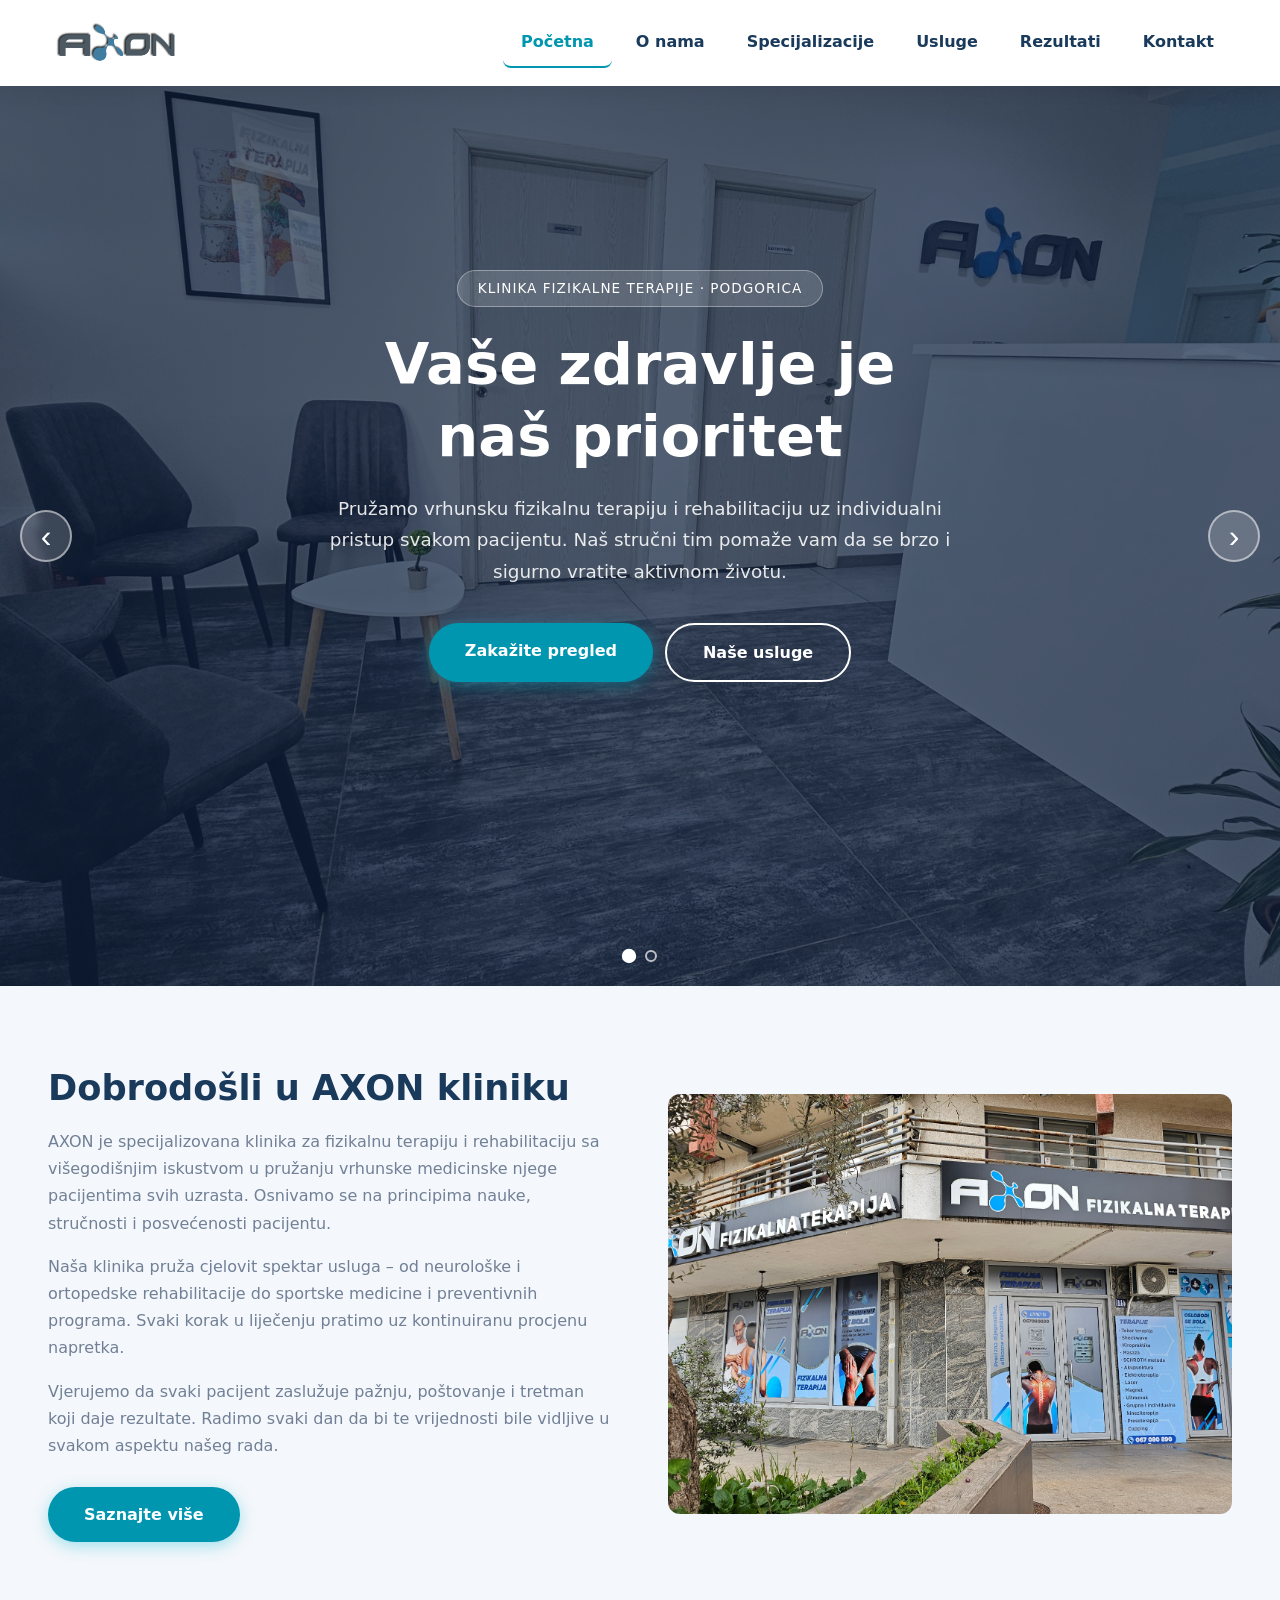
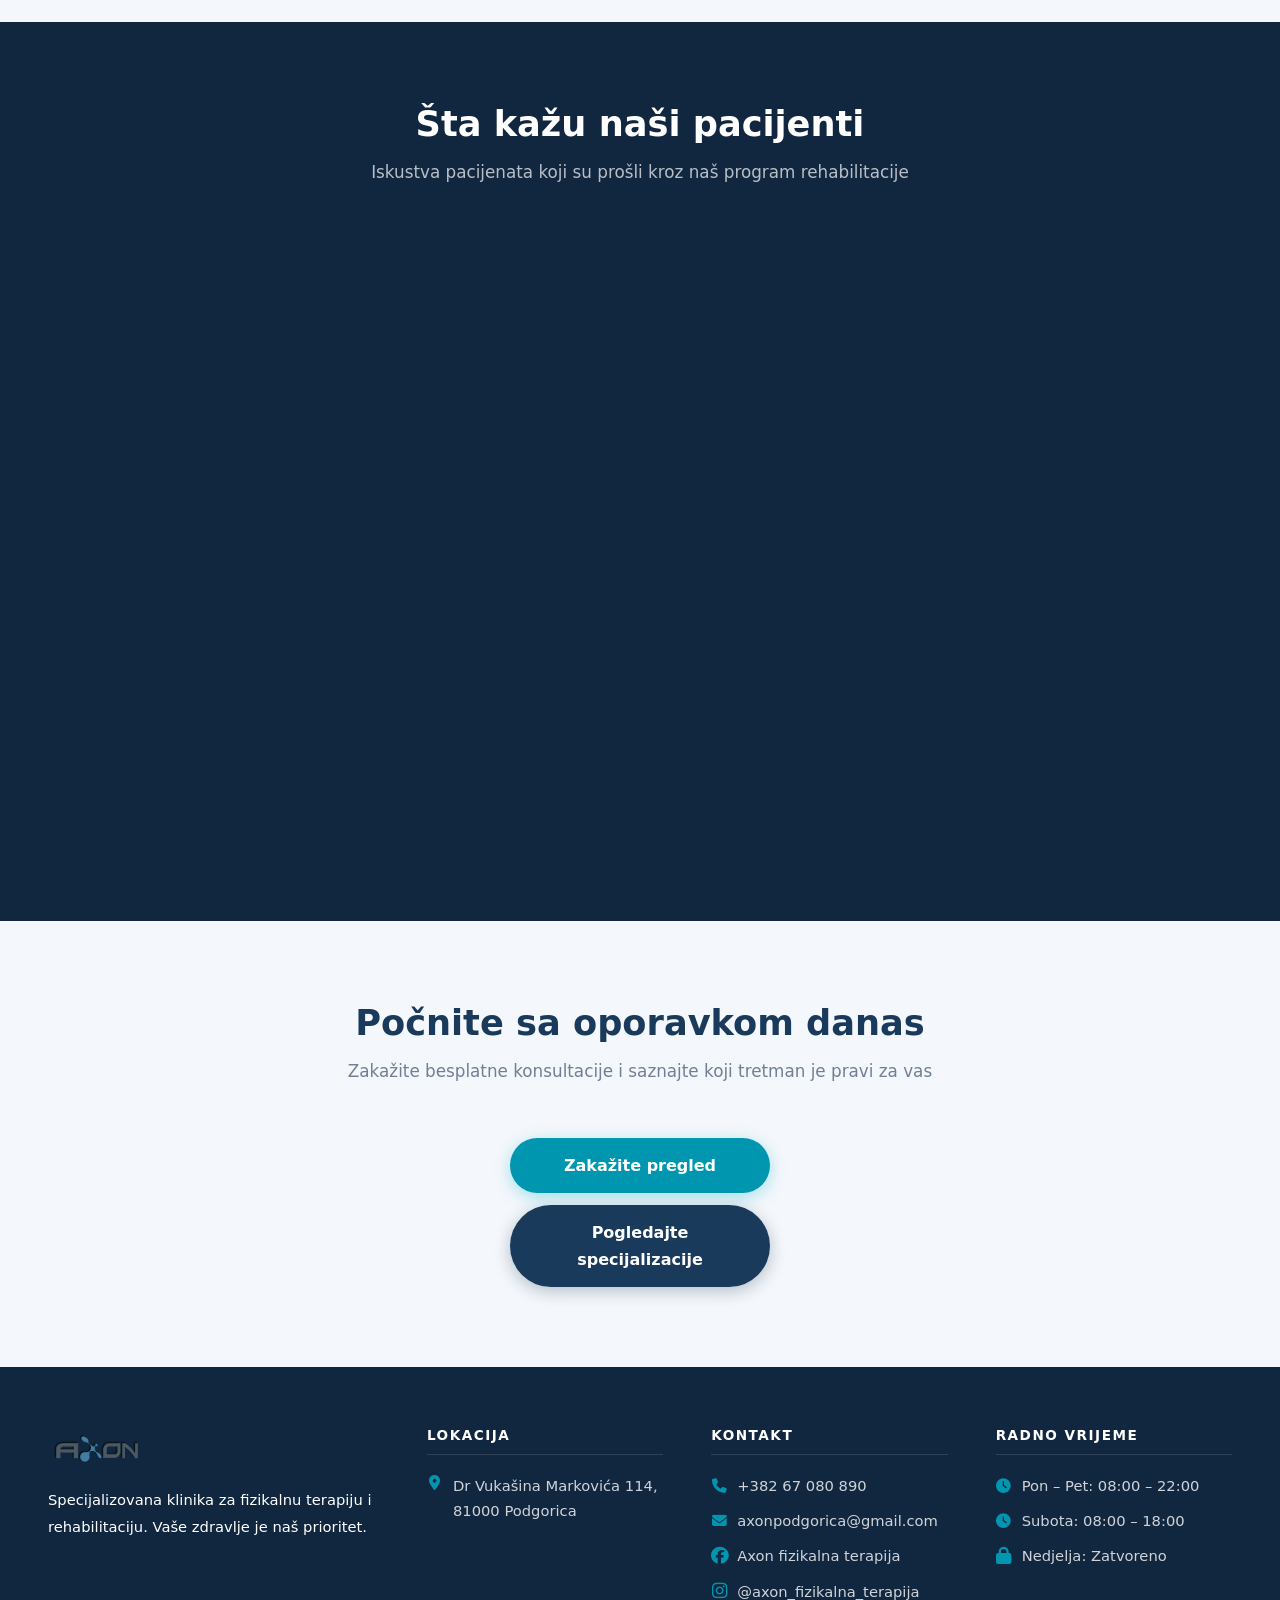
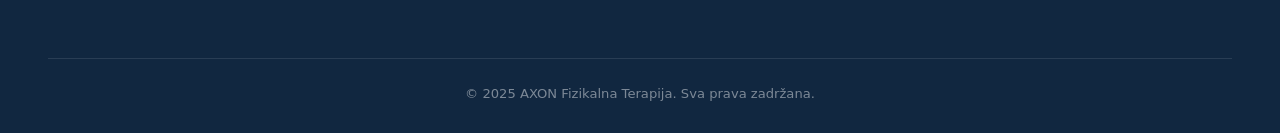
<file: index.html>
<!doctype html>
<html lang="sr">
  <head>
    <meta charset="UTF-8" />
    <meta name="google-site-verification" content="cc78Ag0OnrMjpnKpm6EH5LL9Do-thHKWCpQaaTamD74" />
    <meta name="viewport" content="width=device-width, initial-scale=1.0" />
    <title>AXON Fizikalna Terapija i Rehabilitacija Podgorica</title>
    <meta
      name="description"
      content="AXON – specijalizovana klinika za fizikalnu terapiju i rehabilitaciju u Podgorici. Stručni tim, moderna oprema, individualni pristup."
    />
    <meta property="og:type" content="website" />
    <meta property="og:url" content="https://fizioaxon.com/index.html" />
    <meta
      property="og:title"
      content="AXON Fizikalna Terapija i Rehabilitacija Podgorica"
    />
    <meta
      property="og:description"
      content="AXON – specijalizovana klinika za fizikalnu terapiju i rehabilitaciju u Podgorici. Stručni tim, moderna oprema, individualni pristup."
    />
    <meta
      property="og:image"
      content="https://fizioaxon.com/images/axon-logo.png"
    />
    <meta name="twitter:card" content="summary_large_image" />
    <link rel="canonical" href="https://fizioaxon.com/index.html" />
    <link rel="icon" href="images/axon-logo.png" type="image/png" />
    <link rel="stylesheet" href="styles.css" />
    <link
      rel="stylesheet"
      href="https://cdnjs.cloudflare.com/ajax/libs/font-awesome/6.5.0/css/all.min.css"
    />
  </head>
  <body>
    <!-- ═══ HEADER ═══════════════════════════════════════════ -->
    <header class="site-header">
      <div class="container header-inner">
        <a href="index.html" class="logo" aria-label="AXON – početna">
          <img
            src="images/axon-logo.png"
            alt="AXON Fizikalna Terapija"
            class="logo-img"
          />
        </a>

        <button
          class="hamburger"
          id="hamburger"
          aria-label="Otvori meni"
          aria-expanded="false"
          aria-controls="main-nav"
        >
          <span></span><span></span><span></span>
        </button>

        <nav class="nav" id="main-nav" aria-label="Glavna navigacija">
          <a href="index.html" class="nav__link active">Početna</a>
          <a href="o-nama.html" class="nav__link">O nama</a>
          <a href="specijalizacije.html" class="nav__link">Specijalizacije</a>
          <a href="usluge.html" class="nav__link">Usluge</a>
          <a href="rezultati.html" class="nav__link">Rezultati</a>
          <a href="kontakt.html" class="nav__link">Kontakt</a>
        </nav>
      </div>
    </header>
    <!-- ═══════════════════════════════════════════════════════ -->

    <main>
      <!-- HERO SLIDER -->
      <section class="hero-slider" id="heroSlider">
        <div class="hero-slides">
          <!--<div
            class="hero-slide active"
            style="background-image: url(&quot;images/Prva.jpg&quot;)"
          ></div> -->
          <div
            class="hero-slide active"
            style="background-image: url(&quot;images/Druga.jpg&quot;)"
          ></div>
          <div
            class="hero-slide"
            style="background-image: url(&quot;images/Sala-1.jpg&quot;)"
          ></div>
        </div>
        <div class="hero-overlay"></div>

        <div class="hero-content">
          <div class="home-hero__badge">
            Klinika fizikalne terapije · Podgorica
          </div>
          <h1>Vaše zdravlje je<br />naš prioritet</h1>
          <p>
            Pružamo vrhunsku fizikalnu terapiju i rehabilitaciju uz individualni
            pristup svakom pacijentu. Naš stručni tim pomaže vam da se brzo i
            sigurno vratite aktivnom životu.
          </p>
          <div class="hero-btns">
            <a href="kontakt.html" class="btn btn--primary">Zakažite pregled</a>
            <a href="usluge.html" class="btn btn--outline">Naše usluge</a>
          </div>
        </div>

        <button
          class="slider-arrow slider-arrow--prev"
          aria-label="Prethodna slika"
        >
          &#8249;
        </button>
        <button
          class="slider-arrow slider-arrow--next"
          aria-label="Sljedeća slika"
        >
          &#8250;
        </button>

        <div class="slider-dots">
          <button class="slider-dot active" aria-label="Slajd 1"></button>
          <button class="slider-dot" aria-label="Slajd 2"></button>
        </div>
      </section>

      <!-- INTRO -->
      <section class="section intro-section">
        <div class="container">
          <div class="intro-grid">
            <div class="intro-text">
              <h2>Dobrodošli u AXON kliniku</h2>
              <p>
                AXON je specijalizovana klinika za fizikalnu terapiju i
                rehabilitaciju sa višegodišnjim iskustvom u pružanju vrhunske
                medicinske njege pacijentima svih uzrasta. Osnivamo se na
                principima nauke, stručnosti i posvećenosti pacijentu.
              </p>
              <p>
                Naša klinika pruža cjelovit spektar usluga – od neurološke i
                ortopedske rehabilitacije do sportske medicine i preventivnih
                programa. Svaki korak u liječenju pratimo uz kontinuiranu
                procjenu napretka.
              </p>
              <p>
                Vjerujemo da svaki pacijent zaslužuje pažnju, poštovanje i
                tretman koji daje rezultate. Radimo svaki dan da bi te
                vrijednosti bile vidljive u svakom aspektu našeg rada.
              </p>
              <a
                href="o-nama.html"
                class="btn btn--primary"
                style="margin-top: 12px"
                >Saznajte više</a
              >
            </div>
            <div
              class="intro-visual"
              style="background-image: url(&quot;images/Prva.jpg&quot;)"
            ></div>
          </div>
        </div>
      </section>

      <!-- TESTIMONIALS -->
      <section class="testimonials-section">
        <div class="container">
          <h2 class="section-title" style="color: #fff">
            Šta kažu naši pacijenti
          </h2>
          <p class="section-subtitle" style="color: rgba(255, 255, 255, 0.7)">
            Iskustva pacijenata koji su prošli kroz naš program rehabilitacije
          </p>
          <div class="grid-3" style="margin-top: 40px">
            <div class="testimonial-card">
              <div class="testimonial-stars">★★★★★</div>
              <p class="testimonial-text">
                "Topla preporuka za ovu kliniku! Radio sam terapije za rame,
                donja leđa i skočni zglob i već nakon prvih tretmana osetio sam
                značajno poboljšanje. Stručno i ljubazno osoblje, sjajna
                atmosfera i individualan pristup svakom pacijentu. Hvala na
                posvećenosti momci !!!"
              </p>
              <div class="testimonial-author">
                <div class="testimonial-avatar" style="background: #0096b0">
                  RM
                </div>
                <div>
                  <strong>Redzo Mulić</strong>
                  <span>Google recenzija</span>
                </div>
              </div>
            </div>

            <div class="testimonial-card">
              <div class="testimonial-stars">★★★★★</div>
              <p class="testimonial-text">
                "Od srca preporučujem Axon fizikalnu terapiju! Imao sam izuzetno
                pozitivno iskustvo – od samog prijema, preko terapija, pa sve do
                individualno prilagođenih vježbi. Stručan i ljubazan tim uliva
                povjerenje i zaista se osjećas njihovu posvećenost svakom
                pacijentu(korisniku). Već nakon nekoliko dolazaka osjetio sam
                konkretno poboljšanje, a atmosfera u centru dodatno motiviše da
                nastavite sa prilagođenim treninzima. Ako tražite mjesto gdje su
                znanje, iskustvo i ljudskost spojeni na jednom mjestu – Axon je
                pravi izbor!"
              </p>
              <div class="testimonial-author">
                <div class="testimonial-avatar" style="background: #112740">
                  NZ
                </div>
                <div>
                  <strong>Nemanja Zindovic</strong>
                  <span>Google recenzija</span>
                </div>
              </div>
            </div>

            <div class="testimonial-card">
              <div class="testimonial-stars">★★★★★</div>
              <p class="testimonial-text">
                "Imala sam 4operacije diskus hernije. Na četvrtoj su mi ugrađeni
                implanti. Operisana sam tačno tri mjeseca od poslednje
                operacije, predložili su mi da počnem sa fizikalnim terapijama.
                Došla sam na pregled i receneno mi je da će oporavak biti malo
                duži period. Počela sam na fizikalnoj terapiji AXON. Danas mi je
                11 terapija mogu samo da kažem da su fizioterapeuti koji rade da
                su vrhunski i da su posvećeni pacijentima i da se ja nakon 11
                terapije već osjećam odlično. Predlažem svima koji imaju problem
                sličan meni da dodju i da se uvjere. Srdačan pozdrav 💕🙏"
              </p>
              <div class="testimonial-author">
                <div class="testimonial-avatar" style="background: #e05a7a">
                  E
                </div>
                <div>
                  <strong>Enesa</strong>
                  <span>Google recenzija</span>
                </div>
              </div>
            </div>
          </div>
        </div>
      </section>

      <!-- CTA BAND -->
      <section class="section section--light" style="text-align: center">
        <div class="container">
          <h2 class="section-title">Počnite sa oporavkom danas</h2>
          <p class="section-subtitle">
            Zakažite besplatne konsultacije i saznajte koji tretman je pravi za
            vas
          </p>
          <div
            style="
              display: flex;
              flex-direction: column;
              gap: 12px;
              align-items: center;
            "
          >
            <a
              href="kontakt.html"
              class="btn btn--primary"
              style="width: 260px; text-align: center"
              >Zakažite pregled</a
            >
            <a
              href="specijalizacije.html"
              class="btn btn--dark"
              style="width: 260px; text-align: center"
              >Pogledajte specijalizacije</a
            >
          </div>
        </div>
      </section>
    </main>

    <!-- ═══ FOOTER ════════════════════════════════════════════ -->
    <footer class="site-footer">
      <div class="container">
        <div class="footer-grid">
          <div class="footer-col">
            <div class="footer-logo">
              <img
                src="images/axon-logo.png"
                alt="AXON Fizikalna Terapija"
                class="logo-img footer-logo-img"
              />
            </div>
            <p>
              Specijalizovana klinika za fizikalnu terapiju i rehabilitaciju.
              Vaše zdravlje je naš prioritet.
            </p>
          </div>

          <div class="footer-col">
            <h4>Lokacija</h4>
            <ul>
              <li>
                <i class="fa-solid fa-location-dot" style="margin-top: 3px"></i>
                <a
                  href="https://maps.app.goo.gl/FDbFqpSLjZvNkm3p7"
                  target="_blank"
                  rel="noopener"
                  style="color: inherit"
                  >Dr Vukašina Markovića 114, 81000 Podgorica</a
                >
              </li>
            </ul>
          </div>

          <div class="footer-col">
            <h4>Kontakt</h4>
            <ul>
              <li>
                <i class="fa-solid fa-phone"></i>
                <a href="tel:+38267080890" style="color: inherit"
                  >+382 67 080 890</a
                >
              </li>
              <li>
                <i class="fa-solid fa-envelope"></i>
                <a href="mailto:axonpodgorica@gmail.com" style="color: inherit"
                  >axonpodgorica@gmail.com</a
                >
              </li>
              <li>
                <i class="fa-brands fa-facebook"></i>
                <a
                  href="https://www.facebook.com"
                  target="_blank"
                  rel="noopener"
                  style="color: inherit"
                  >Axon fizikalna terapija</a
                >
              </li>
              <li>
                <i class="fa-brands fa-instagram"></i>
                <a
                  href="https://www.instagram.com/axon_fizikalna_terapija"
                  target="_blank"
                  rel="noopener"
                  style="color: inherit"
                  >@axon_fizikalna_terapija</a
                >
              </li>
            </ul>
          </div>

          <div class="footer-col">
            <h4>Radno Vrijeme</h4>
            <ul>
              <li>
                <i class="fa-solid fa-clock"></i> Pon – Pet: 08:00 – 22:00
              </li>
              <li><i class="fa-solid fa-clock"></i> Subota: 08:00 – 18:00</li>
              <li><i class="fa-solid fa-lock"></i> Nedjelja: Zatvoreno</li>
            </ul>
          </div>
        </div>
        <div class="footer-bottom">
          <span>&copy; 2025 AXON Fizikalna Terapija. Sva prava zadržana.</span>
        </div>
      </div>
    </footer>
    <!-- ═══════════════════════════════════════════════════════ -->

    <script src="script.js"></script>
  </body>
</html>
</file>
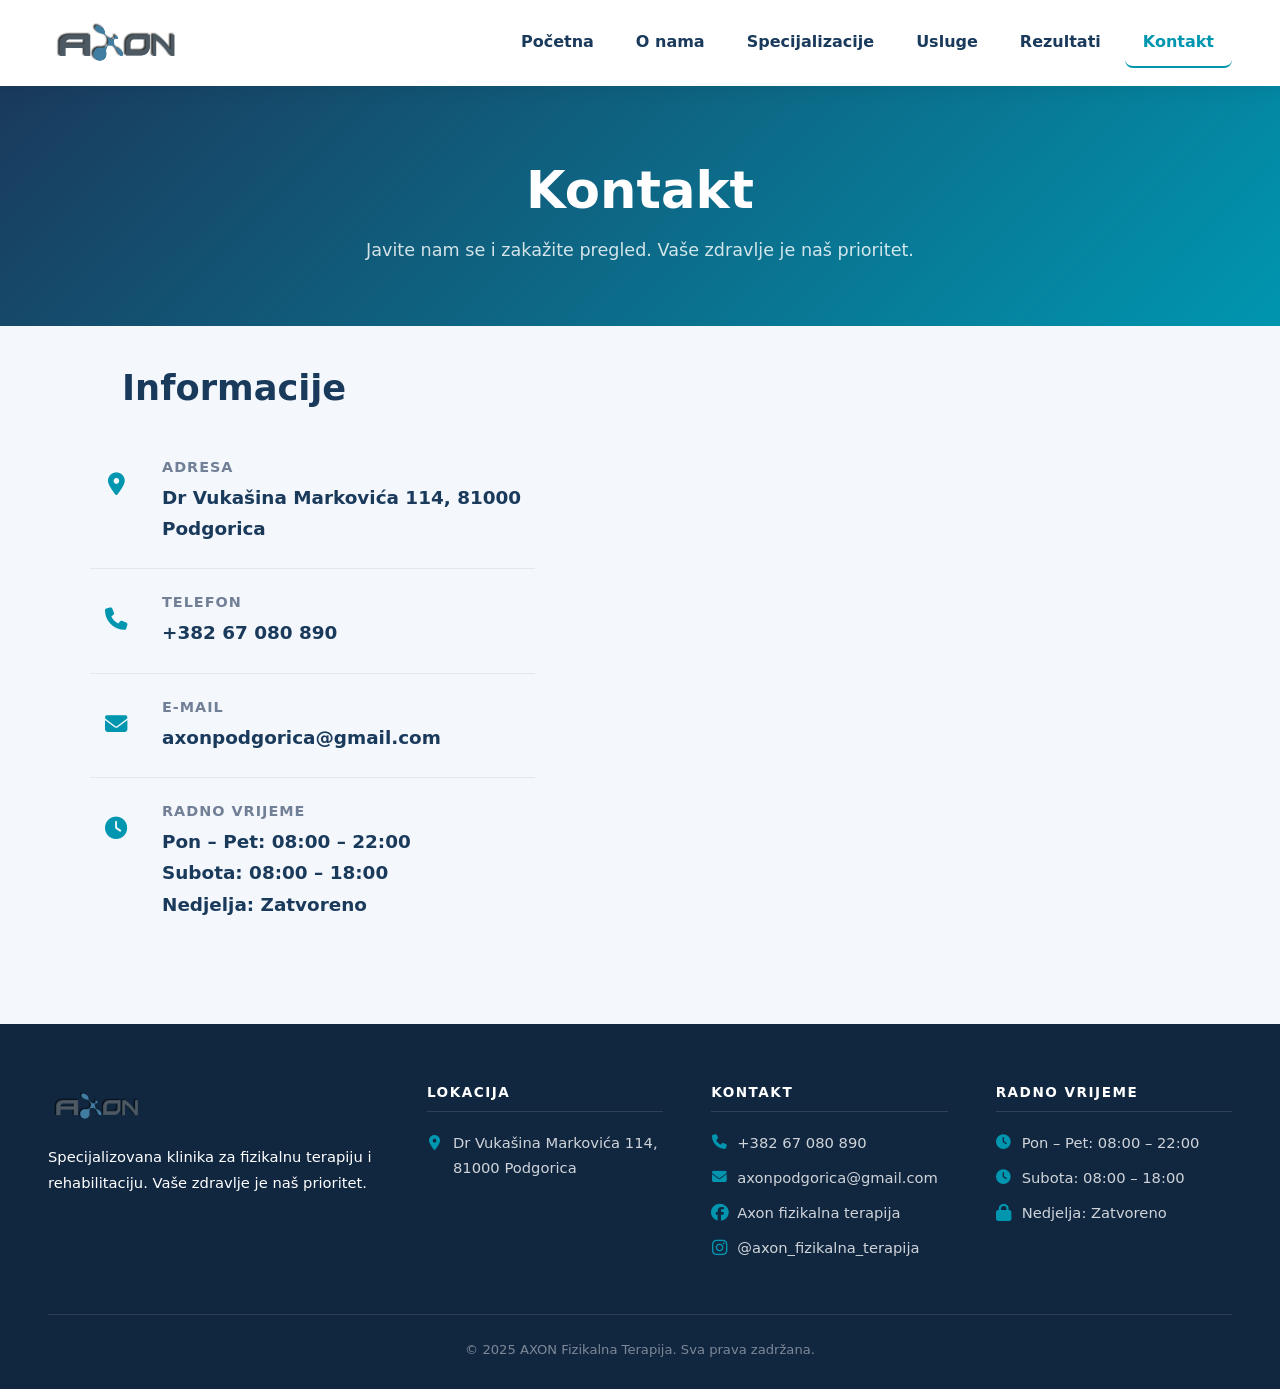
<file: kontakt.html>
<!doctype html>
<html lang="sr">
  <head>
    <meta charset="UTF-8" />
    <meta name="google-site-verification" content="cc78Ag0OnrMjpnKpm6EH5LL9Do-thHKWCpQaaTamD74" />
    <meta name="viewport" content="width=device-width, initial-scale=1.0" />
    <title>Kontakt – AXON Fizikalna Terapija Podgorica</title>
    <meta
      name="description"
      content="Kontaktirajte AXON kliniku za zakazivanje pregleda. Adresa: Dr Vukašina Markovića 114, 81000 Podgorica. Tel: +382 67 080 890."
    />
    <meta property="og:type" content="website" />
    <meta property="og:url" content="https://fizioaxon.com/kontakt.html" />
    <meta
      property="og:title"
      content="Kontakt – AXON Fizikalna Terapija Podgorica"
    />
    <meta
      property="og:description"
      content="Kontaktirajte AXON kliniku za zakazivanje pregleda. Adresa: Dr Vukašina Markovića 114, 81000 Podgorica. Tel: +382 67 080 890."
    />
    <meta
      property="og:image"
      content="https://fizioaxon.com/images/axon-logo.png"
    />
    <meta name="twitter:card" content="summary_large_image" />
    <link rel="canonical" href="https://fizioaxon.com/kontakt.html" />
    <link rel="icon" href="images/axon-logo.png" type="image/png" />
    <link rel="stylesheet" href="styles.css" />
    <link
      rel="stylesheet"
      href="https://cdnjs.cloudflare.com/ajax/libs/font-awesome/6.5.0/css/all.min.css"
    />
  </head>
  <body>
    <!-- ═══ HEADER ═══════════════════════════════════════════ -->
    <header class="site-header">
      <div class="container header-inner">
        <a href="index.html" class="logo" aria-label="AXON – početna">
          <img
            src="images/axon-logo.png"
            alt="AXON Fizikalna Terapija"
            class="logo-img"
          />
        </a>

        <button
          class="hamburger"
          id="hamburger"
          aria-label="Otvori meni"
          aria-expanded="false"
          aria-controls="main-nav"
        >
          <span></span><span></span><span></span>
        </button>

        <nav class="nav" id="main-nav" aria-label="Glavna navigacija">
          <a href="index.html" class="nav__link">Početna</a>
          <a href="o-nama.html" class="nav__link">O nama</a>
          <a href="specijalizacije.html" class="nav__link">Specijalizacije</a>
          <a href="usluge.html" class="nav__link">Usluge</a>
          <a href="rezultati.html" class="nav__link">Rezultati</a>
          <a href="kontakt.html" class="nav__link active">Kontakt</a>
        </nav>
      </div>
    </header>
    <!-- ═══════════════════════════════════════════════════════ -->

    <main>
      <!-- PAGE HERO -->
      <section class="page-hero">
        <h1>Kontakt</h1>
        <p>Javite nam se i zakažite pregled. Vaše zdravlje je naš prioritet.</p>
      </section>

      <!-- INFO + MAPA -->
      <section class="section section--light" style="padding-top: 40px">
        <div class="container">
          <h2
            style="
              margin-bottom: 24px;
              max-width: 1100px;
              margin-left: auto;
              margin-right: auto;
              padding-left: 32px;
            "
          >
            Informacije
          </h2>
          <div class="contact-main-grid">
            <!-- KONTAKT INFO -->
            <div class="contact-info-col">
              <div class="contact-info-row">
                <div class="contact-info-icon">
                  <i class="fa-solid fa-location-dot"></i>
                </div>
                <div>
                  <h4>Adresa</h4>
                  <p>
                    <a
                      href="https://maps.app.goo.gl/FDbFqpSLjZvNkm3p7"
                      target="_blank"
                      rel="noopener"
                      style="color: inherit"
                      >Dr Vukašina Markovića 114, 81000 Podgorica</a
                    >
                  </p>
                </div>
              </div>

              <div class="contact-info-row">
                <div class="contact-info-icon">
                  <i class="fa-solid fa-phone"></i>
                </div>
                <div>
                  <h4>Telefon</h4>
                  <p>
                    <a href="tel:+38267080890" style="color: inherit"
                      >+382 67 080 890</a
                    >
                  </p>
                </div>
              </div>

              <div class="contact-info-row">
                <div class="contact-info-icon">
                  <i class="fa-solid fa-envelope"></i>
                </div>
                <div>
                  <h4>E-mail</h4>
                  <p>
                    <a
                      href="mailto:axonpodgorica@gmail.com"
                      style="color: inherit"
                      >axonpodgorica@gmail.com</a
                    >
                  </p>
                </div>
              </div>

              <div class="contact-info-row">
                <div class="contact-info-icon">
                  <i class="fa-solid fa-clock"></i>
                </div>
                <div>
                  <h4>Radno Vrijeme</h4>
                  <p>
                    Pon – Pet: 08:00 – 22:00<br />Subota: 08:00 – 18:00<br />Nedjelja:
                    Zatvoreno
                  </p>
                </div>
              </div>
            </div>

            <!-- MAPA -->
            <div class="contact-map-col">
              <iframe
                src="https://www.google.com/maps/embed?pb=!1m18!1m12!1m3!1d2956.123!2d19.2386313!3d42.4355206!2m3!1f0!2f0!3f0!3m2!1i1024!2i768!4f13.1!3m3!1m2!1s0x134deb002afa6535%3A0x6fe3fc8aef4e4ab2!2sAxon%20fizikalna%20terapija!5e0!3m2!1sbs!2sba!4v1"
                width="100%"
                height="460"
                style="border: 0; border-radius: var(--radius)"
                allowfullscreen=""
                loading="lazy"
                referrerpolicy="no-referrer-when-downgrade"
                title="AXON lokacija na mapi"
              ></iframe>
            </div>
          </div>
        </div>
      </section>
    </main>

    <!-- ═══ FOOTER ════════════════════════════════════════════ -->
    <footer class="site-footer">
      <div class="container">
        <div class="footer-grid">
          <div class="footer-col">
            <div class="footer-logo">
              <img
                src="images/axon-logo.png"
                alt="AXON Fizikalna Terapija"
                class="logo-img footer-logo-img"
              />
            </div>
            <p>
              Specijalizovana klinika za fizikalnu terapiju i rehabilitaciju.
              Vaše zdravlje je naš prioritet.
            </p>
          </div>

          <div class="footer-col">
            <h4>Lokacija</h4>
            <ul>
              <li>
                <i class="fa-solid fa-location-dot"></i>
                <a
                  href="https://maps.app.goo.gl/FDbFqpSLjZvNkm3p7"
                  target="_blank"
                  rel="noopener"
                  style="color: inherit"
                >
                  Dr Vukašina Markovića 114, 81000 Podgorica
                </a>
              </li>
            </ul>
          </div>

          <div class="footer-col">
            <h4>Kontakt</h4>
            <ul>
              <li>
                <i class="fa-solid fa-phone"></i>
                <a href="tel:+38267080890" style="color: inherit"
                  >+382 67 080 890</a
                >
              </li>
              <li>
                <i class="fa-solid fa-envelope"></i>
                <a href="mailto:axonpodgorica@gmail.com" style="color: inherit"
                  >axonpodgorica@gmail.com</a
                >
              </li>
              <li>
                <i class="fa-brands fa-facebook"></i>
                <a
                  href="https://www.facebook.com"
                  target="_blank"
                  rel="noopener"
                  style="color: inherit"
                  >Axon fizikalna terapija</a
                >
              </li>
              <li>
                <i class="fa-brands fa-instagram"></i>
                <a
                  href="https://www.instagram.com/axon_fizikalna_terapija"
                  target="_blank"
                  rel="noopener"
                  style="color: inherit"
                  >@axon_fizikalna_terapija</a
                >
              </li>
            </ul>
          </div>

          <div class="footer-col">
            <h4>Radno Vrijeme</h4>
            <ul>
              <li>
                <i class="fa-solid fa-clock"></i> Pon – Pet: 08:00 – 22:00
              </li>
              <li><i class="fa-solid fa-clock"></i> Subota: 08:00 – 18:00</li>
              <li><i class="fa-solid fa-lock"></i> Nedjelja: Zatvoreno</li>
            </ul>
          </div>
        </div>
        <div class="footer-bottom">
          <span>&copy; 2025 AXON Fizikalna Terapija. Sva prava zadržana.</span>
        </div>
      </div>
    </footer>
    <!-- ═══════════════════════════════════════════════════════ -->

    <script src="script.js"></script>
  </body>
</html>
</file>
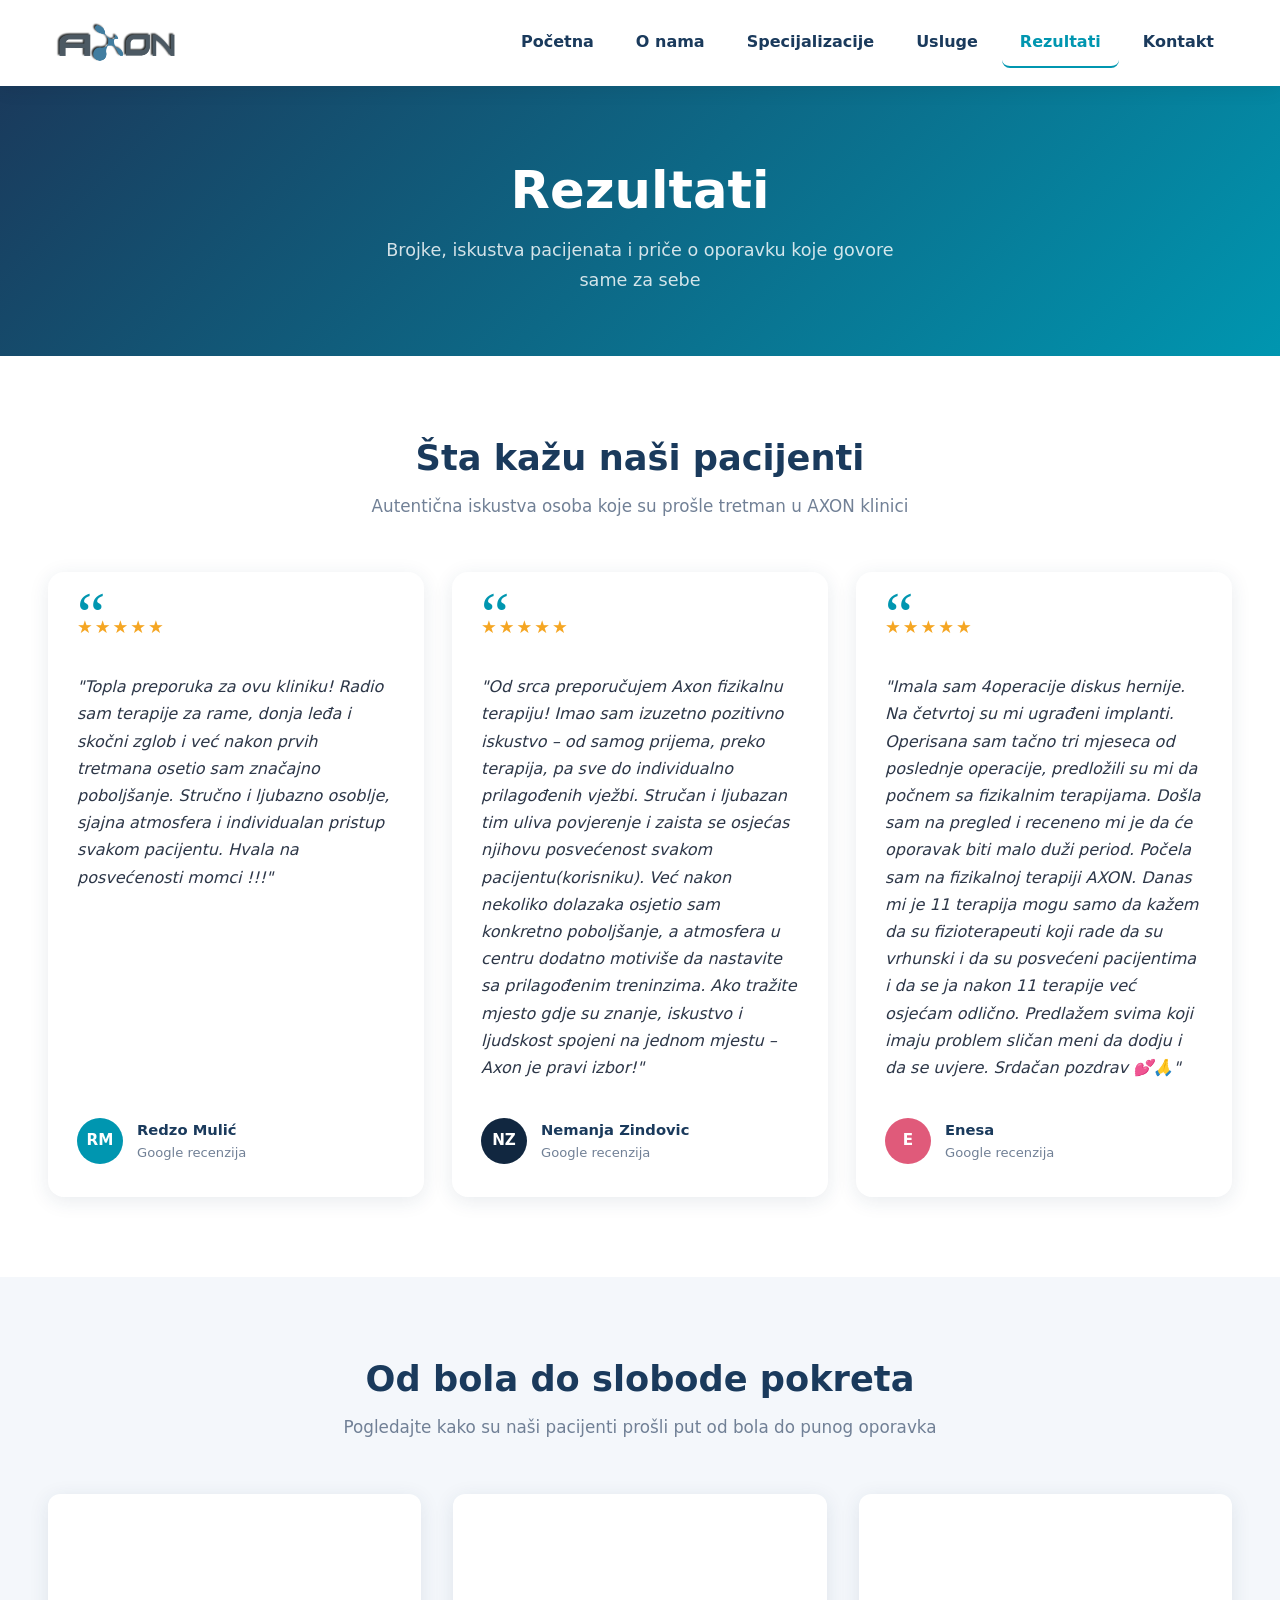
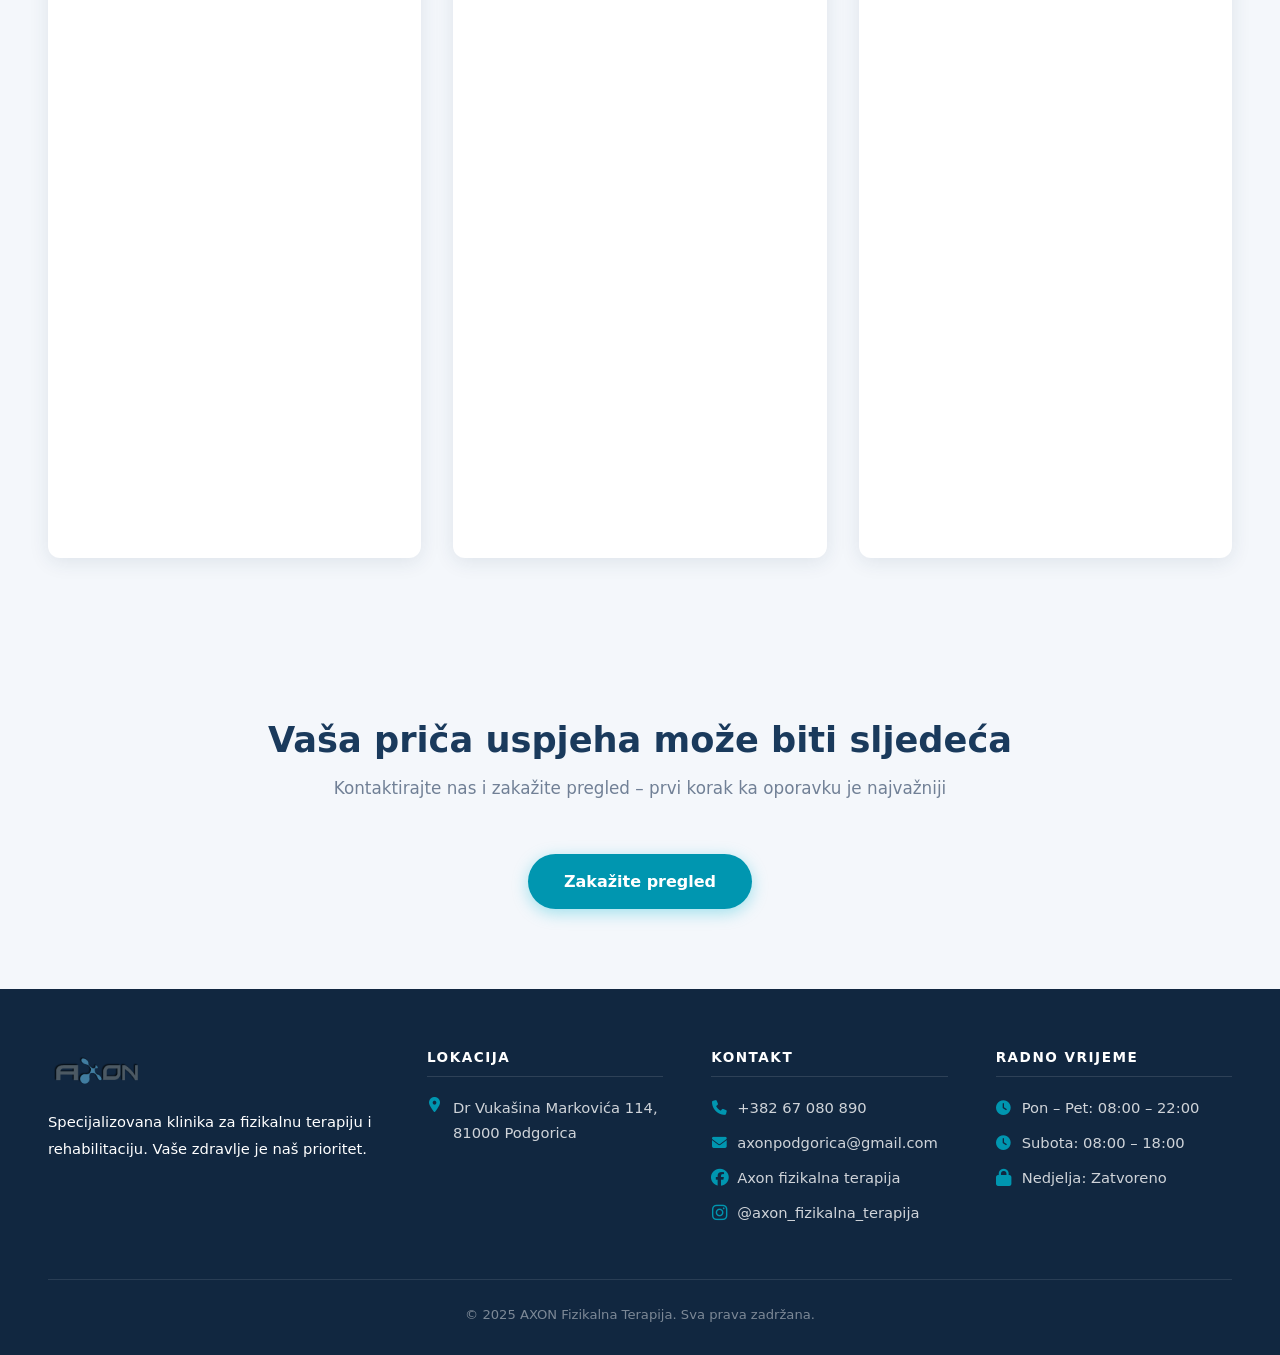
<file: rezultati.html>
<!doctype html>
<html lang="sr">
  <head>
    <meta charset="UTF-8" />
    <meta name="google-site-verification" content="cc78Ag0OnrMjpnKpm6EH5LL9Do-thHKWCpQaaTamD74" />
    <meta name="viewport" content="width=device-width, initial-scale=1.0" />
    <title>Rezultati – AXON Fizikalna Terapija Podgorica</title>
    <meta
      name="description"
      content="Iskustva pacijenata AXON klinike u Podgorici. Stvarni rezultati fizikalne terapije i rehabilitacije — svjedočanstva i statistike oporavka."
    />
    <meta property="og:type" content="website" />
    <meta property="og:url" content="https://fizioaxon.com/rezultati.html" />
    <meta
      property="og:title"
      content="Rezultati – AXON Fizikalna Terapija Podgorica"
    />
    <meta
      property="og:description"
      content="Iskustva pacijenata AXON klinike u Podgorici. Stvarni rezultati fizikalne terapije i rehabilitacije — svjedočanstva i statistike oporavka."
    />
    <meta
      property="og:image"
      content="https://fizioaxon.com/images/axon-logo.png"
    />
    <meta name="twitter:card" content="summary_large_image" />
    <link rel="canonical" href="https://fizioaxon.com/rezultati.html" />
    <link rel="icon" href="images/axon-logo.png" type="image/png" />
    <link rel="stylesheet" href="styles.css" />
    <link
      rel="stylesheet"
      href="https://cdnjs.cloudflare.com/ajax/libs/font-awesome/6.5.0/css/all.min.css"
    />
  </head>
  <body>
    <!-- ═══ HEADER ═══════════════════════════════════════════ -->
    <header class="site-header">
      <div class="container header-inner">
        <a href="index.html" class="logo" aria-label="AXON – početna">
          <img
            src="images/axon-logo.png"
            alt="AXON Fizikalna Terapija"
            class="logo-img"
          />
        </a>

        <button
          class="hamburger"
          id="hamburger"
          aria-label="Otvori meni"
          aria-expanded="false"
          aria-controls="main-nav"
        >
          <span></span><span></span><span></span>
        </button>

        <nav class="nav" id="main-nav" aria-label="Glavna navigacija">
          <a href="index.html" class="nav__link">Početna</a>
          <a href="o-nama.html" class="nav__link">O nama</a>
          <a href="specijalizacije.html" class="nav__link">Specijalizacije</a>
          <a href="usluge.html" class="nav__link">Usluge</a>
          <a href="rezultati.html" class="nav__link active">Rezultati</a>
          <a href="kontakt.html" class="nav__link">Kontakt</a>
        </nav>
      </div>
    </header>
    <!-- ═══════════════════════════════════════════════════════ -->

    <main>
      <!-- PAGE HERO -->
      <section class="page-hero">
        <h1>Rezultati</h1>
        <p>
          Brojke, iskustva pacijenata i priče o oporavku koje govore same za
          sebe
        </p>
      </section>

      <!-- TESTIMONIALS -->
      <section class="section">
        <div class="container">
          <h2 class="section-title">Šta kažu naši pacijenti</h2>
          <p class="section-subtitle">
            Autentična iskustva osoba koje su prošle tretman u AXON klinici
          </p>
          <div class="grid-3">
            <div class="card testimonial-card">
              <div class="testimonial-stars">★★★★★</div>
              <p class="testimonial-card__text">
                "Topla preporuka za ovu kliniku! Radio sam terapije za rame,
                donja leđa i skočni zglob i već nakon prvih tretmana osetio sam
                značajno poboljšanje. Stručno i ljubazno osoblje, sjajna
                atmosfera i individualan pristup svakom pacijentu. Hvala na
                posvećenosti momci !!!"
              </p>
              <div class="testimonial-card__footer">
                <div class="testimonial-avatar" style="background: #0096b0">
                  RM
                </div>
                <div>
                  <p class="testimonial-card__author">Redzo Mulić</p>
                  <p class="testimonial-card__role">Google recenzija</p>
                </div>
              </div>
            </div>

            <div class="card testimonial-card">
              <div class="testimonial-stars">★★★★★</div>
              <p class="testimonial-card__text">
                "Od srca preporučujem Axon fizikalnu terapiju! Imao sam izuzetno
                pozitivno iskustvo – od samog prijema, preko terapija, pa sve do
                individualno prilagođenih vježbi. Stručan i ljubazan tim uliva
                povjerenje i zaista se osjećas njihovu posvećenost svakom
                pacijentu(korisniku). Već nakon nekoliko dolazaka osjetio sam
                konkretno poboljšanje, a atmosfera u centru dodatno motiviše da
                nastavite sa prilagođenim treninzima. Ako tražite mjesto gdje su
                znanje, iskustvo i ljudskost spojeni na jednom mjestu – Axon je
                pravi izbor!"
              </p>
              <div class="testimonial-card__footer">
                <div class="testimonial-avatar" style="background: #112740">
                  NZ
                </div>
                <div>
                  <p class="testimonial-card__author">Nemanja Zindovic</p>
                  <p class="testimonial-card__role">Google recenzija</p>
                </div>
              </div>
            </div>

            <div class="card testimonial-card">
              <div class="testimonial-stars">★★★★★</div>
              <p class="testimonial-card__text">
                "Imala sam 4operacije diskus hernije. Na četvrtoj su mi ugrađeni
                implanti. Operisana sam tačno tri mjeseca od poslednje
                operacije, predložili su mi da počnem sa fizikalnim terapijama.
                Došla sam na pregled i receneno mi je da će oporavak biti malo
                duži period. Počela sam na fizikalnoj terapiji AXON. Danas mi je
                11 terapija mogu samo da kažem da su fizioterapeuti koji rade da
                su vrhunski i da su posvećeni pacijentima i da se ja nakon 11
                terapije već osjećam odlično. Predlažem svima koji imaju problem
                sličan meni da dodju i da se uvjere. Srdačan pozdrav 💕🙏"
              </p>
              <div class="testimonial-card__footer">
                <div class="testimonial-avatar" style="background: #e05a7a">
                  E
                </div>
                <div>
                  <p class="testimonial-card__author">Enesa</p>
                  <p class="testimonial-card__role">Google recenzija</p>
                </div>
              </div>
            </div>
          </div>
        </div>
      </section>

      <!-- ISKUSTVA KLIJENATA -->
      <section class="section section--light">
        <div class="container">
          <h2 class="section-title">Od bola do slobode pokreta</h2>
          <p class="section-subtitle">
            Pogledajte kako su naši pacijenti prošli put od bola do punog
            oporavka
          </p>
          <div class="grid-3" style="gap: 2rem">
            <!-- Video 1 -->
            <div class="card" style="padding: 0; overflow: hidden">
              <iframe
                src="https://player.vimeo.com/video/1179004990?title=0&byline=0&portrait=0"
                style="
                  width: 100%;
                  aspect-ratio: 9/16;
                  display: block;
                  border: none;
                "
                allow="autoplay; fullscreen; picture-in-picture"
                allowfullscreen
              ></iframe>
            </div>

            <!-- Video 2 -->
            <div class="card" style="padding: 0; overflow: hidden">
              <iframe
                src="https://player.vimeo.com/video/1179005895?title=0&byline=0&portrait=0"
                style="
                  width: 100%;
                  aspect-ratio: 9/16;
                  display: block;
                  border: none;
                "
                allow="autoplay; fullscreen; picture-in-picture"
                allowfullscreen
              ></iframe>
            </div>

            <!-- Video 3 -->
            <div class="card" style="padding: 0; overflow: hidden">
              <iframe
                src="https://player.vimeo.com/video/1179005465?title=0&byline=0&portrait=0"
                style="
                  width: 100%;
                  aspect-ratio: 9/16;
                  display: block;
                  border: none;
                "
                allow="autoplay; fullscreen; picture-in-picture"
                allowfullscreen
              ></iframe>
            </div>
          </div>
        </div>
      </section>

      <!-- CTA -->
      <section
        class="section"
        style="text-align: center; background: var(--light-bg)"
      >
        <div class="container">
          <h2 class="section-title">Vaša priča uspjeha može biti sljedeća</h2>
          <p class="section-subtitle">
            Kontaktirajte nas i zakažite pregled – prvi korak ka oporavku je
            najvažniji
          </p>
          <a href="kontakt.html" class="btn btn--primary">Zakažite pregled</a>
        </div>
      </section>
    </main>

    <!-- ═══ FOOTER ════════════════════════════════════════════ -->
    <footer class="site-footer">
      <div class="container">
        <div class="footer-grid">
          <div class="footer-col">
            <div class="footer-logo">
              <img
                src="images/axon-logo.png"
                alt="AXON Fizikalna Terapija"
                class="logo-img footer-logo-img"
              />
            </div>
            <p>
              Specijalizovana klinika za fizikalnu terapiju i rehabilitaciju.
              Vaše zdravlje je naš prioritet.
            </p>
          </div>

          <div class="footer-col">
            <h4>Lokacija</h4>
            <ul>
              <li>
                <i class="fa-solid fa-location-dot" style="margin-top: 3px"></i>
                <a
                  href="https://maps.app.goo.gl/FDbFqpSLjZvNkm3p7"
                  target="_blank"
                  rel="noopener"
                  style="color: inherit"
                  >Dr Vukašina Markovića 114, 81000 Podgorica</a
                >
              </li>
            </ul>
          </div>

          <div class="footer-col">
            <h4>Kontakt</h4>
            <ul>
              <li>
                <i class="fa-solid fa-phone"></i>
                <a href="tel:+38267080890" style="color: inherit"
                  >+382 67 080 890</a
                >
              </li>
              <li>
                <i class="fa-solid fa-envelope"></i>
                <a href="mailto:axonpodgorica@gmail.com" style="color: inherit"
                  >axonpodgorica@gmail.com</a
                >
              </li>
              <li>
                <i class="fa-brands fa-facebook"></i>
                <a
                  href="https://www.facebook.com"
                  target="_blank"
                  rel="noopener"
                  style="color: inherit"
                  >Axon fizikalna terapija</a
                >
              </li>
              <li>
                <i class="fa-brands fa-instagram"></i>
                <a
                  href="https://www.instagram.com/axon_fizikalna_terapija"
                  target="_blank"
                  rel="noopener"
                  style="color: inherit"
                  >@axon_fizikalna_terapija</a
                >
              </li>
            </ul>
          </div>

          <div class="footer-col">
            <h4>Radno Vrijeme</h4>
            <ul>
              <li>
                <i class="fa-solid fa-clock"></i> Pon – Pet: 08:00 – 22:00
              </li>
              <li><i class="fa-solid fa-clock"></i> Subota: 08:00 – 18:00</li>
              <li><i class="fa-solid fa-lock"></i> Nedjelja: Zatvoreno</li>
            </ul>
          </div>
        </div>
        <div class="footer-bottom">
          <span>&copy; 2025 AXON Fizikalna Terapija. Sva prava zadržana.</span>
        </div>
      </div>
    </footer>
    <!-- ═══════════════════════════════════════════════════════ -->

    <script src="script.js"></script>
  </body>
</html>
</file>
<file: styles.css>
/* ============================================================
   AXON Physio — Shared Styles
   ============================================================ */

/* ── Variables ───────────────────────────────────────────── */
:root {
  --primary: #1a3a5c;
  --primary-dark: #112740;
  --accent: #0096b0;
  --accent-dark: #007a90;
  --white: #ffffff;
  --light-bg: #f4f7fb;
  --text: #2d3748;
  --text-light: #718096;
  --border: #e2e8f0;
  --card-shadow: 0 4px 20px rgba(26, 58, 92, 0.1);
  --card-shadow-hover: 0 8px 32px rgba(26, 58, 92, 0.18);
  --radius: 12px;
  --transition: 0.28s ease;
  --font: "Segoe UI", system-ui, -apple-system, sans-serif;
}

/* ── Reset & Base ─────────────────────────────────────────── */
*,
*::before,
*::after {
  box-sizing: border-box;
  margin: 0;
  padding: 0;
}

html {
  scroll-behavior: smooth;
  overflow-x: hidden;
}

body {
  font-family: var(--font);
  color: var(--text);
  background: var(--white);
  line-height: 1.7;
  min-height: 100vh;
  display: flex;
  flex-direction: column;
  overflow-x: hidden;
  padding-top: 86px;
}

img {
  max-width: 100%;
  display: block;
}
a {
  text-decoration: none;
  color: inherit;
}
ul {
  list-style: none;
}

/* ── Typography ───────────────────────────────────────────── */
h1,
h2,
h3,
h4 {
  line-height: 1.25;
  color: var(--primary);
}
h1 {
  font-size: clamp(2rem, 5vw, 3.2rem);
  font-weight: 800;
}
h2 {
  font-size: clamp(1.5rem, 3vw, 2.2rem);
  font-weight: 700;
}
h3 {
  font-size: 1.25rem;
  font-weight: 700;
}
p {
  color: var(--text-light);
}

/* ── Layout Helpers ───────────────────────────────────────── */
.container {
  width: 100%;
  max-width: 1600px;
  margin: 0 auto;
  padding: 0 48px;
}

.section {
  padding: 80px 0;
}

.section--light {
  background: var(--light-bg);
}

.section-title {
  text-align: center;
  margin-bottom: 12px;
}
.section-subtitle {
  text-align: center;
  color: var(--text-light);
  font-size: 1.05rem;
  margin-bottom: 52px;
}

/* ── Buttons ──────────────────────────────────────────────── */
.btn {
  display: inline-block;
  padding: 14px 36px;
  border-radius: 50px;
  font-weight: 700;
  font-size: 1rem;
  cursor: pointer;
  border: none;
  transition:
    background var(--transition),
    transform var(--transition),
    box-shadow var(--transition);
}

.btn--primary {
  background: var(--accent);
  color: var(--white);
  box-shadow: 0 4px 16px rgba(0, 184, 212, 0.35);
}
.btn--primary:hover {
  background: var(--accent-dark);
  transform: translateY(-2px);
  box-shadow: 0 8px 24px rgba(0, 184, 212, 0.45);
}

.btn--outline {
  background: transparent;
  color: var(--white);
  border: 2px solid var(--white);
}
.btn--outline:hover {
  background: var(--white);
  color: var(--primary);
  transform: translateY(-2px);
}

.btn--dark {
  background: var(--primary);
  color: var(--white);
  box-shadow: 0 4px 16px rgba(26, 58, 92, 0.3);
}
.btn--dark:hover {
  background: var(--primary-dark);
  transform: translateY(-2px);
  box-shadow: 0 8px 24px rgba(26, 58, 92, 0.45);
}

/* ── Card ─────────────────────────────────────────────────── */
.card {
  background: var(--white);
  border-radius: var(--radius);
  box-shadow: var(--card-shadow);
  padding: 30px;
  transition:
    transform var(--transition),
    box-shadow var(--transition);
}
.card:hover {
  transform: translateY(-6px);
  box-shadow: var(--card-shadow-hover);
}

/* ── Grid helpers ─────────────────────────────────────────── */
.grid-2 {
  display: grid;
  grid-template-columns: repeat(2, 1fr);
  gap: 28px;
}
.grid-3 {
  display: grid;
  grid-template-columns: repeat(3, 1fr);
  gap: 28px;
}
.grid-4 {
  display: grid;
  grid-template-columns: repeat(4, 1fr);
  gap: 28px;
}

/* ── HEADER & NAV ─────────────────────────────────────────── */
.site-header {
  background: #ffffff;
  box-shadow: 0 2px 20px rgba(0, 0, 0, 0.08);
  position: fixed;
  top: 0;
  left: 0;
  right: 0;
  z-index: 1000;
}

.header-inner {
  display: flex;
  align-items: center;
  justify-content: space-between;
  height: 86px;
}

/* Logo */
.logo {
  display: flex;
  align-items: center;
  text-decoration: none;
}
.logo-img {
  height: 62px;
  width: auto;
  display: block;
}
.footer-logo-img {
  height: 44px;
}

/* Nav */
.nav {
  display: flex;
  align-items: center;
  gap: 6px;
}

.nav__link {
  display: block;
  padding: 10px 18px;
  border-radius: 8px;
  font-weight: 600;
  font-size: 1rem;
  color: var(--primary);
  transition:
    color var(--transition),
    background var(--transition);
  border-bottom: 2px solid transparent;
  position: relative;
}
.nav__link:hover {
  color: var(--accent);
  background: rgba(26, 58, 92, 0.08);
}
.nav__link.active {
  color: var(--accent);
  border-bottom-color: var(--accent);
}

/* Hamburger */
.hamburger {
  display: none;
  flex-direction: column;
  gap: 5px;
  cursor: pointer;
  background: none;
  border: none;
  padding: 6px;
  border-radius: 6px;
}
.hamburger span {
  display: block;
  width: 26px;
  height: 2.5px;
  background: var(--primary);
  border-radius: 2px;
  transition:
    transform var(--transition),
    opacity var(--transition);
}
.hamburger.open span:nth-child(1) {
  transform: translateY(7.5px) rotate(45deg);
}
.hamburger.open span:nth-child(2) {
  opacity: 0;
}
.hamburger.open span:nth-child(3) {
  transform: translateY(-7.5px) rotate(-45deg);
}

/* ── PAGE HERO BANNER ─────────────────────────────────────── */
.page-hero {
  background: linear-gradient(135deg, var(--primary) 0%, var(--accent));
  /*background: linear-gradient(135deg, #112740 0%, #0a4a5c 100%);*/
  color: var(--white);
  text-align: center;
  padding: 72px 24px 60px;
}
.page-hero h1 {
  color: var(--white);
  margin-bottom: 14px;
}
.page-hero p {
  color: rgba(255, 255, 255, 0.82);
  font-size: 1.1rem;
  max-width: 560px;
  margin: 0 auto;
}

/* ── HERO SLIDER ──────────────────────────────────────────── */
.hero-slider {
  position: relative;
  min-height: 100vh;
  overflow: hidden;
  display: flex;
  align-items: center;
}
.hero-slides {
  position: absolute;
  inset: 0;
}
.hero-slide {
  position: absolute;
  inset: 0;
  background-size: cover;
  background-position: center;
  opacity: 0;
  transition: opacity 1.2s ease;
}
.hero-slide.active {
  opacity: 1;
}
.hero-overlay {
  position: absolute;
  inset: 0;
  background: rgba(15, 35, 65, 0.68);
  z-index: 1;
}
.hero-content {
  position: relative;
  z-index: 2;
  width: 100%;
  max-width: 700px;
  margin: 0 auto;
  text-align: center;
  padding: 0 24px 120px;
  color: var(--white);
}
.hero-content h1 {
  color: var(--white);
  font-size: clamp(2.2rem, 6vw, 3.6rem);
  margin-bottom: 20px;
}
.hero-content p {
  color: rgba(255, 255, 255, 0.88);
  font-size: 1.15rem;
  margin-bottom: 36px;
}
.home-hero__badge {
  display: inline-block;
  background: rgba(255, 255, 255, 0.15);
  border: 1px solid rgba(255, 255, 255, 0.35);
  color: var(--white);
  border-radius: 50px;
  padding: 6px 20px;
  font-size: 0.85rem;
  letter-spacing: 1px;
  text-transform: uppercase;
  margin-bottom: 22px;
}
.hero-btns {
  display: flex;
  flex-wrap: wrap;
  gap: 12px;
  justify-content: center;
}

/* Arrows */
.slider-arrow {
  position: absolute;
  top: 50%;
  transform: translateY(-50%);
  z-index: 3;
  background: rgba(255, 255, 255, 0.18);
  border: 2px solid rgba(255, 255, 255, 0.5);
  color: var(--white);
  width: 52px;
  height: 52px;
  border-radius: 50%;
  font-size: 2rem;
  line-height: 1;
  cursor: pointer;
  display: flex;
  align-items: center;
  justify-content: center;
  transition:
    background 0.25s,
    transform 0.25s;
  backdrop-filter: blur(4px);
}
.slider-arrow:hover {
  background: rgba(255, 255, 255, 0.32);
  transform: translateY(-50%) scale(1.08);
}
.slider-arrow--prev {
  left: 20px;
}
.slider-arrow--next {
  right: 20px;
}
/* Dots */
.slider-dots {
  position: absolute;
  bottom: 24px;
  left: 50%;
  transform: translateX(-50%);
  z-index: 3;
  display: flex;
  gap: 10px;
}
.slider-dot {
  width: 12px;
  height: 12px;
  border-radius: 50%;
  border: 2px solid rgba(255, 255, 255, 0.7);
  background: transparent;
  cursor: pointer;
  transition:
    background 0.25s,
    transform 0.25s;
}
.slider-dot.active {
  background: var(--white);
  transform: scale(1.2);
}

/* ── FEATURE CARDS (home) ─────────────────────────────────── */
.feature-card {
  text-align: center;
}
.feature-card__icon {
  font-size: 2.8rem;
  margin-bottom: 18px;
  display: block;
}
.feature-card h3 {
  margin-bottom: 10px;
}

/* ── INTRO SECTION (home) ─────────────────────────────────── */
.intro-section {
  background: var(--light-bg);
}
.intro-grid {
  display: grid;
  grid-template-columns: 1fr 1fr;
  gap: 56px;
  align-items: center;
}
.intro-text h2 {
  margin-bottom: 18px;
}
.intro-text p {
  margin-bottom: 16px;
}
.intro-visual {
  border-radius: var(--radius);
  height: 420px;
  background-size: cover;
  background-position: center top;
  background-repeat: no-repeat;
}

/* ── TEAM CARDS ───────────────────────────────────────────── */
.team-card {
  text-align: center;
}
.team-card__avatar {
  width: 90px;
  height: 90px;
  border-radius: 50%;
  background: linear-gradient(135deg, var(--primary), var(--accent));
  display: flex;
  align-items: center;
  justify-content: center;
  font-size: 2.2rem;
  margin: 0 auto 18px;
  color: var(--white);
}
.team-card__role {
  display: inline-block;
  background: rgba(0, 184, 212, 0.12);
  color: var(--accent-dark);
  border-radius: 50px;
  padding: 4px 14px;
  font-size: 0.82rem;
  font-weight: 600;
  margin-bottom: 12px;
}
.team-card h3 {
  margin-bottom: 6px;
}

/* ── FLIP CARD ────────────────────────────────────────────── */
.flip-card {
  perspective: 1200px;
  height: 100%;
  cursor: pointer;
  transition: transform 0.2s ease, box-shadow 0.2s ease;
}
.flip-card:not(.flipped):hover {
  transform: translateY(-6px);
  box-shadow: 0 12px 32px rgba(0,0,0,0.18);
}
.flip-card__inner {
  display: grid;
  width: 100%;
  height: 100%;
  transform-style: preserve-3d;
  transition: transform 0.7s ease;
}
.flip-card.flipped .flip-card__inner {
  transform: rotateY(180deg);
}
@keyframes hint-pulse {
  0%, 100% { transform: scale(1); opacity: 0.85; }
  50%       { transform: scale(1.2); opacity: 1; }
}
.flip-card__hint {
  position: absolute;
  top: 12px;
  right: 12px;
  width: 32px;
  height: 32px;
  background: rgba(0, 0, 0, 0.45);
  border-radius: 50%;
  display: flex;
  align-items: center;
  justify-content: center;
  color: #fff;
  font-size: 14px;
  pointer-events: none;
  animation: hint-pulse 1.5s ease-in-out infinite;
}
.flip-card__front,
.flip-card__back {
  grid-area: 1 / 1;
  backface-visibility: hidden;
  -webkit-backface-visibility: hidden;
  border-radius: var(--radius);
  overflow: hidden;
}
/* Zadnja strana određuje visinu (u grid toku) */
.flip-card__back {
  transform: rotateY(180deg);
  background: var(--white);
  display: flex;
  flex-direction: column;
  padding: 20px;
  box-shadow: var(--card-shadow);
  border: 1px solid var(--border);
  min-height: 520px;
}
/* Prednja strana popunjava isti grid slot */
.flip-card__front {
  background: var(--primary-dark);
  position: relative;
  overflow: hidden;
  clip-path: inset(0 round 12px);
}
.flip-card__photo {
  position: absolute;
  inset: 0;
  width: 100%;
  height: 100%;
  object-fit: cover;
  object-position: top;
  display: block;
}
.flip-card__front-info {
  position: absolute;
  bottom: 0;
  left: 0;
  right: 0;
  padding: 20px 24px;
  background: linear-gradient(
    to top,
    rgba(17, 39, 64, 0.95) 0%,
    rgba(17, 39, 64, 0.6) 70%,
    transparent 100%
  );
}
.flip-card__front-info h3 {
  color: var(--white);
  margin: 0 0 4px;
  font-size: 1.4rem;
}
.flip-card__front-info span {
  color: var(--accent);
  font-size: 1rem;
  font-weight: 600;
}

/* ── TEAM V2 ──────────────────────────────────────────────── */
.team-grid {
  display: grid;
  grid-template-columns: repeat(3, 1fr);
  gap: 28px;
  align-items: stretch;
  overflow: hidden;
}
.team-card-v2 {
  display: flex;
  flex-direction: column;
  gap: 0;
  padding: 28px;
}
.team-card-v2__header {
  display: flex;
  align-items: center;
  gap: 16px;
  margin-bottom: 20px;
  padding-bottom: 18px;
  border-bottom: 1px solid var(--border);
}
.team-card-v2__avatar {
  width: 56px;
  height: 56px;
  border-radius: 50%;
  background: linear-gradient(135deg, var(--primary), var(--accent));
  display: flex;
  align-items: center;
  justify-content: center;
  font-size: 1.4rem;
  color: var(--white);
  flex-shrink: 0;
}
.team-card-v2__header h3 {
  margin: 0 0 4px;
  font-size: 1.15rem;
  color: var(--primary);
}
.team-card-v2__role {
  font-size: 0.85rem;
  color: var(--accent-dark);
  font-weight: 600;
}
.team-card-v2__body {
  flex: 1;
  display: flex;
  flex-direction: column;
  gap: 10px;
  margin-bottom: 20px;
}
.team-card-v2__body p {
  margin: 0;
  font-size: 0.9rem;
  color: var(--text-light);
  line-height: 1.6;
}
.team-card-v2__tags {
  display: flex;
  flex-wrap: wrap;
  gap: 6px;
  margin-top: auto;
}
.team-card-v2__tags span {
  background: rgba(0, 150, 176, 0.1);
  color: var(--accent-dark);
  border-radius: 50px;
  padding: 4px 12px;
  font-size: 0.78rem;
  font-weight: 600;
}
@media (max-width: 900px) {
  .team-grid {
    grid-template-columns: 1fr;
  }
  .flip-card__back {
    min-height: 495px;
    padding: 16px;
  }
  .team-card-v2__body p {
    font-size: 0.78rem;
    line-height: 1.5;
  }
  .team-card-v2__header {
    margin-bottom: 12px;
    padding-bottom: 12px;
  }
  .team-card-v2__body {
    gap: 6px;
    margin-bottom: 0;
  }
  .team-card-v2__tags {
    display: none;
  }
}

/* ── VALUES ───────────────────────────────────────────────── */
.value-card {
  text-align: center;
  border-top: 4px solid #0096b0;
}
.value-card:hover {
  transform: translateY(-12px);
}
.value-card__icon {
  font-size: 2.4rem;
  margin-bottom: 14px;
  display: block;
}

/* ── SPECIALIZATION CARDS ─────────────────────────────────── */
.spec-card {
  text-align: center;
}
.spec-card__icon {
  font-size: 3rem;
  margin-bottom: 16px;
  display: block;
}
.spec-card h3 {
  margin-bottom: 10px;
}

/* ── SPECIALIZATION BLOCKS ────────────────────────────────── */
.spec-blocks {
  display: flex;
  flex-direction: column;
  gap: 0;
  margin-top: 40px;
}
.spec-block {
  display: grid;
  grid-template-columns: 1fr 1fr;
  min-height: 420px;
  border-radius: var(--radius);
  overflow: hidden;
  margin-bottom: 24px;
  box-shadow: var(--card-shadow);
}
.spec-block--reverse {
  direction: rtl;
}
.spec-block--reverse > * {
  direction: ltr;
}

/* Animacija */
.spec-block .spec-block__img {
  opacity: 0;
  transform: translateX(-60px);
  transition:
    opacity 0.7s ease,
    transform 0.7s ease;
}
.spec-block .spec-block__text {
  opacity: 0;
  transform: translateX(60px);
  transition:
    opacity 0.7s ease 0.15s,
    transform 0.7s ease 0.15s;
}
.spec-block--reverse .spec-block__img {
  transform: translateX(60px);
}
.spec-block--reverse .spec-block__text {
  transform: translateX(-60px);
}
.spec-block--visible .spec-block__img,
.spec-block--visible .spec-block__text {
  opacity: 1;
  transform: translateX(0);
}
.spec-block__img {
  background-size: cover;
  background-position: center;
  background-repeat: no-repeat;
  position: relative;
}
.spec-block__img::after {
  content: "";
  position: absolute;
  inset: 0;
  background: linear-gradient(to right, rgba(17, 39, 64, 0.35), transparent);
}
.spec-block--reverse .spec-block__img::after {
  background: linear-gradient(to left, rgba(17, 39, 64, 0.35), transparent);
}
.spec-block__text {
  background: var(--white);
  padding: 48px 40px;
  display: flex;
  flex-direction: column;
  justify-content: center;
  border-right: 4px solid #0096b0;
  border-bottom: 4px solid #0096b0;
}
.spec-block--reverse .spec-block__text {
  border-right: none;
  border-left: 4px solid #0096b0;
  border-bottom: 4px solid #0096b0;
}
.spec-block:nth-child(even) .spec-block__text {
  background: #edf6f9;
}
.spec-block__text h3 {
  font-size: 1.4rem;
  color: var(--primary);
  margin-bottom: 16px;
}
.spec-block__text p {
  color: var(--text-light);
  line-height: 1.7;
  margin-bottom: 20px;
}
.spec-list {
  list-style: none;
  padding: 0;
  margin: 0;
  display: flex;
  flex-direction: column;
  gap: 10px;
}
.spec-list li {
  display: flex;
  align-items: center;
  gap: 10px;
  color: var(--text);
  font-size: 0.95rem;
  font-weight: 500;
}
.spec-list li::before {
  content: "";
  width: 20px;
  height: 20px;
  min-width: 20px;
  border-radius: 50%;
  background: #0096b0;
  background-image: url("data:image/svg+xml,%3Csvg xmlns='http://www.w3.org/2000/svg' viewBox='0 0 24 24' fill='none' stroke='white' stroke-width='3' stroke-linecap='round' stroke-linejoin='round'%3E%3Cpolyline points='20 6 9 17 4 12'/%3E%3C/svg%3E");
  background-size: 12px;
  background-repeat: no-repeat;
  background-position: center;
}
@media (max-width: 768px) {
  .spec-block,
  .spec-block--reverse {
    grid-template-columns: 1fr;
    direction: ltr;
  }
  .spec-block__img {
    min-height: 240px;
  }
  .spec-block__text {
    padding: 28px 24px;
  }
}

/* ── SERVICES LIST ────────────────────────────────────────── */
.service-card {
  display: flex;
  gap: 20px;
  align-items: flex-start;
}
.service-card__icon {
  font-size: 2.2rem;
  flex-shrink: 0;
  width: 58px;
  height: 58px;
  background: var(--light-bg);
  border-radius: 12px;
  display: flex;
  align-items: center;
  justify-content: center;
}
.service-card__body h3 {
  margin-bottom: 8px;
}

/* ── SERVICE CARDS V2 (sa slikom) ────────────────────────── */
.service-card-v2 {
  background: var(--white);
  border-radius: var(--radius);
  overflow: hidden;
  box-shadow: var(--card-shadow);
  transition:
    transform var(--transition),
    box-shadow var(--transition);
  display: flex;
  flex-direction: column;
}
.service-card-v2:hover {
  transform: translateY(-6px);
  box-shadow: var(--card-shadow-hover);
}
.service-card-v2__img {
  height: 400px;
  background-size: cover;
  background-position: center;
  background-repeat: no-repeat;
  position: relative;
}
.service-card-v2__img::after {
  content: "";
  position: absolute;
  inset: 0;
  background: linear-gradient(
    to bottom,
    transparent 50%,
    rgba(17, 39, 64, 0.5) 100%
  );
}
.service-card-v2__body {
  padding: 24px;
  border-top: 3px solid #0096b0;
  flex: 1;
}
.service-card-v2__body h3 {
  color: var(--primary);
  margin-bottom: 10px;
  font-size: 1.05rem;
}
.service-card-v2__body p {
  color: var(--text-light);
  font-size: 0.9rem;
  line-height: 1.6;
}

/* ── TESTIMONIALS ─────────────────────────────────────────── */
.testimonials-section {
  background: var(--primary-dark);
  padding: 80px 0;
}
.testimonial-card {
  background: rgba(255, 255, 255, 0.07);
  border: 1px solid rgba(255, 255, 255, 0.12);
  border-radius: 16px;
  padding: 32px 28px;
  display: flex;
  flex-direction: column;
  gap: 16px;
  transition:
    background 0.25s,
    transform 0.25s;
}
.testimonial-card:hover {
  background: rgba(255, 255, 255, 0.12);
  transform: translateY(-4px);
}
.testimonial-stars {
  color: #f6c90e;
  font-size: 1.1rem;
  letter-spacing: 2px;
}
.testimonial-text {
  color: rgba(255, 255, 255, 0.88);
  font-size: 0.97rem;
  line-height: 1.7;
  flex: 1;
}
.testimonial-author {
  display: flex;
  align-items: center;
  gap: 14px;
  margin-top: 4px;
}
.testimonial-avatar {
  width: 44px;
  height: 44px;
  border-radius: 50%;
  background: var(--accent);
  color: #fff;
  font-weight: 700;
  font-size: 1.1rem;
  display: flex;
  align-items: center;
  justify-content: center;
  flex-shrink: 0;
}
.testimonial-author strong {
  display: block;
  color: #fff;
  font-size: 0.95rem;
}
.testimonial-author span {
  font-size: 0.8rem;
  color: rgba(255, 255, 255, 0.55);
}

/* ── STATS (kept for rezultati page) ─────────────────────── */
.stats-section {
  background: linear-gradient(135deg, var(--primary), var(--accent));
  padding: 72px 0;
}
.stats-grid {
  display: grid;
  grid-template-columns: repeat(4, 1fr);
  gap: 28px;
  text-align: center;
}
.stat-item__number {
  font-size: clamp(2rem, 4vw, 3rem);
  font-weight: 900;
  color: var(--white);
  display: block;
  line-height: 1.1;
}
.stat-item__label {
  color: rgba(255, 255, 255, 0.78);
  font-size: 0.92rem;
  margin-top: 6px;
}

/* ── TESTIMONIALS ─────────────────────────────────────────── */
.testimonial-card {
  position: relative;
  padding-top: 40px;
}
.testimonial-card::before {
  content: "\201C";
  position: absolute;
  top: 10px;
  left: 28px;
  font-size: 4rem;
  color: var(--accent);
  font-family: Georgia, serif;
  line-height: 1;
}
.testimonial-card__text {
  color: var(--text);
  font-style: italic;
  margin-bottom: 20px;
  font-size: 1rem;
}
.testimonial-card__author {
  font-weight: 700;
  color: var(--primary);
  font-size: 0.92rem;
}
.testimonial-card__role {
  color: var(--text-light);
  font-size: 0.82rem;
}
.testimonial-stars {
  color: #f5a623;
  font-size: 1.1rem;
  margin-bottom: 14px;
}
.testimonial-card__footer {
  display: flex;
  align-items: center;
  gap: 14px;
  margin-top: auto;
}
.testimonial-avatar {
  width: 46px;
  height: 46px;
  min-width: 46px;
  border-radius: 50%;
  display: flex;
  align-items: center;
  justify-content: center;
  color: var(--white);
  font-weight: 700;
  font-size: 0.95rem;
}

/* ── GALLERY ──────────────────────────────────────────────── */
.gallery-grid {
  display: grid;
  grid-template-columns: repeat(4, 1fr);
  gap: 12px;
  margin-top: 40px;
}
.gallery-item {
  border-radius: var(--radius);
  overflow: hidden;
  cursor: zoom-in;
  aspect-ratio: 1 / 1;
  background-size: cover;
  background-position: center;
  background-repeat: no-repeat;
  transition:
    box-shadow 0.3s ease,
    transform 0.3s ease;
}
.gallery-item:hover {
  transform: scale(1.02);
  box-shadow: 0 8px 24px rgba(0, 0, 0, 0.15);
}
@media (min-width: 395px) and (max-width: 770px) {
  .gallery-grid {
    grid-template-columns: repeat(2, 1fr);
    grid-auto-rows: unset;
  }
  .gallery-item {
    aspect-ratio: 1 / 1;
    height: auto;
  }
}
@media (max-width: 395px) {
  .gallery-grid {
    grid-template-columns: 1fr;
    grid-auto-rows: unset;
  }
  .gallery-item {
    aspect-ratio: 16 / 9;
    height: auto;
  }
}

/* ── LIGHTBOX ─────────────────────────────────────────────── */
.lightbox {
  display: none;
  position: fixed;
  inset: 0;
  z-index: 2000;
  align-items: center;
  justify-content: center;
}
.lightbox--open {
  display: flex;
}
.lightbox__overlay {
  position: absolute;
  inset: 0;
  background: rgba(0, 0, 0, 0.92);
}
.lightbox__img-wrap {
  position: relative;
  z-index: 1;
  max-width: 90vw;
  max-height: 88vh;
  display: flex;
  align-items: center;
  justify-content: center;
}
.lightbox__img {
  max-width: 90vw;
  max-height: 88vh;
  object-fit: contain;
  border-radius: var(--radius);
  box-shadow: 0 20px 60px rgba(0, 0, 0, 0.5);
}
.lightbox__close,
.lightbox__prev,
.lightbox__next {
  position: absolute;
  z-index: 2;
  background: rgba(255, 255, 255, 0.1);
  border: none;
  color: var(--white);
  cursor: pointer;
  transition: background 0.2s;
  border-radius: 50%;
  line-height: 1;
}
.lightbox__close:hover,
.lightbox__prev:hover,
.lightbox__next:hover {
  background: rgba(255, 255, 255, 0.25);
}
.lightbox__close {
  top: 20px;
  right: 20px;
  width: 44px;
  height: 44px;
  font-size: 1.6rem;
}
.lightbox__prev,
.lightbox__next {
  top: 50%;
  transform: translateY(-50%);
  width: 52px;
  height: 52px;
  font-size: 2rem;
}
.lightbox__prev {
  left: 20px;
}
.lightbox__next {
  right: 20px;
}
.lightbox__counter {
  position: absolute;
  bottom: 20px;
  left: 50%;
  transform: translateX(-50%);
  color: rgba(255, 255, 255, 0.7);
  font-size: 0.9rem;
  z-index: 2;
}
.gallery-item--tall {
  grid-row: span 2;
}
.gallery-item--wide {
  grid-column: span 2;
}
@media (max-width: 770px) {
  .gallery-item--tall {
    grid-row: span 1;
  }
  .gallery-item--wide {
    grid-column: span 1;
  }
}

/* ── FAQ ──────────────────────────────────────────────────── */
.faq-layout {
  display: grid;
  grid-template-columns: 1fr 1.4fr;
  gap: 48px;
  align-items: start;
  margin-top: 40px;
}
.faq-img {
  border-radius: var(--radius);
  background-size: cover;
  background-position: center;
  background-repeat: no-repeat;
  min-height: 500px;
  position: sticky;
  top: 100px;
}
.faq-list {
  display: flex;
  flex-direction: column;
  gap: 12px;
}
@media (max-width: 768px) {
  .faq-layout {
    grid-template-columns: 1fr;
    gap: 32px;
  }
  .faq-img {
    min-height: 240px;
    position: static;
  }
}
.faq-item {
  border: 1px solid #e2e8f0;
  border-radius: var(--radius);
  overflow: hidden;
  background: var(--white);
}
.faq-question {
  width: 100%;
  background: none;
  border: none;
  padding: 20px 24px;
  text-align: left;
  font-size: 1rem;
  font-weight: 600;
  color: var(--primary);
  cursor: pointer;
  display: flex;
  justify-content: space-between;
  align-items: center;
  gap: 16px;
  transition: background var(--transition);
}
.faq-question:hover {
  background: var(--light-bg);
}
.faq-item--open .faq-question {
  background: var(--light-bg);
  border-bottom: 1px solid #e2e8f0;
}
.faq-icon {
  font-size: 1.4rem;
  font-weight: 300;
  color: #0096b0;
  flex-shrink: 0;
  transition: transform var(--transition);
}
.faq-answer {
  max-height: 0;
  overflow: hidden;
  transition:
    max-height 0.35s ease,
    padding 0.35s ease;
  padding: 0 24px;
}
.faq-answer p {
  color: var(--text-light);
  line-height: 1.7;
  font-size: 0.95rem;
}
.faq-item--open .faq-answer {
  max-height: 300px;
  padding: 20px 24px;
}

/* ── FLOATING CTA ─────────────────────────────────────────── */
.fab-group {
  position: fixed;
  bottom: 28px;
  right: 28px;
  display: none;
  flex-direction: column;
  gap: 12px;
  z-index: 999;
}
@media (min-width: 1700px) {
  .fab-group {
    display: flex;
  }
}
.fab {
  width: 52px;
  height: 52px;
  border-radius: 50%;
  display: flex;
  align-items: center;
  justify-content: center;
  font-size: 1.3rem;
  line-height: 1;
  color: var(--white);
  text-decoration: none;
  box-shadow: 0 4px 16px rgba(0, 0, 0, 0.2);
  transition:
    transform var(--transition),
    box-shadow var(--transition);
}
.fab i {
  display: flex;
  align-items: center;
  justify-content: center;
  width: 100%;
  height: 100%;
}
.fab:hover {
  transform: scale(1.12);
  box-shadow: 0 6px 20px rgba(0, 0, 0, 0.3);
}
.fab--phone {
  background: #0096b0;
}
.fab--whatsapp {
  background: #25d366;
}

/* ── BEFORE / AFTER CARDS ─────────────────────────────────── */
.ba-card__head {
  display: flex;
  justify-content: space-between;
  margin-bottom: 14px;
}
.ba-badge {
  font-size: 0.78rem;
  font-weight: 700;
  padding: 3px 12px;
  border-radius: 50px;
}
.ba-badge--before {
  background: #fde8e8;
  color: #c53030;
}
.ba-badge--after {
  background: #e6ffed;
  color: #276749;
}
.ba-card__item {
  margin-bottom: 10px;
}
.ba-card__item span {
  display: block;
  font-size: 0.82rem;
  font-weight: 600;
  color: var(--text-light);
  text-transform: uppercase;
  letter-spacing: 0.5px;
  margin-bottom: 2px;
}
.ba-card__item p {
  font-size: 0.95rem;
  color: var(--text);
}

/* ── CONTACT INFO CARDS ───────────────────────────────────── */
.contact-cards-grid {
  display: grid;
  grid-template-columns: repeat(4, 1fr);
  gap: 24px;
  margin-top: 40px;
}
@media (max-width: 900px) {
  .contact-cards-grid {
    grid-template-columns: repeat(2, 1fr);
  }
}
@media (max-width: 500px) {
  .contact-cards-grid {
    grid-template-columns: 1fr;
  }
}
.contact-info-card {
  text-align: center;
  padding: 28px 20px;
}
.contact-info-card .contact-info-icon {
  margin: 0 auto 16px;
}
.contact-info-card h4 {
  margin-bottom: 8px;
  font-size: 0.85rem;
  text-transform: uppercase;
  letter-spacing: 1px;
  color: var(--text-light);
}
.contact-info-card p {
  font-size: 0.95rem;
  line-height: 1.7;
}
.contact-info-card-link {
  display: block;
  text-decoration: none;
  color: inherit;
}
.contact-info-row--card {
  background: var(--primary-dark);
  border-radius: var(--radius);
  padding: 24px 28px;
  box-shadow: 0 4px 16px rgba(17, 39, 64, 0.25);
  border: none;
  transition:
    box-shadow var(--transition),
    transform var(--transition);
  margin-bottom: 14px;
  cursor: pointer;
}
.contact-info-row--card h4 {
  font-size: 1rem;
  text-transform: uppercase;
  letter-spacing: 1.2px;
  color: var(--accent);
  margin-bottom: 6px;
}
.contact-info-row--card p {
  font-size: 1.65rem;
  font-weight: 400;
  color: var(--white);
  line-height: 1.5;
}
.contact-info-row--card .contact-info-icon {
  font-size: 1.6rem;
  width: 62px;
  height: 62px;
  background: rgba(255, 255, 255, 0.1);
  color: var(--accent);
}
.contact-info-card-link:hover .contact-info-row--card,
.contact-info-row--card:hover {
  box-shadow: 0 8px 28px rgba(17, 39, 64, 0.4);
  transform: translateY(-2px);
}
.contact-main-grid {
  display: grid;
  grid-template-columns: 1fr 1.4fr;
  gap: 32px;
  align-items: stretch;
  max-width: 1100px;
  margin: 0 auto;
}
.contact-map-col {
  display: flex;
}
.contact-map-col iframe {
  flex: 1;
  min-height: 100%;
}
@media (max-width: 900px) {
  .contact-main-grid {
    grid-template-columns: 1fr;
  }
}
.contact-map-col iframe {
  width: 100%;
  border-radius: var(--radius);
}

/* ── CONTACT INFO COL ─────────────────────────────────────── */
.contact-info-col {
  display: flex;
  flex-direction: column;
  gap: 0;
}
.contact-info-row {
  display: flex;
  align-items: flex-start;
  gap: 20px;
  padding: 24px 0;
  border-bottom: 1px solid var(--border);
}
.contact-info-row:last-child {
  border-bottom: none;
}
.contact-info-icon {
  font-size: 1.4rem;
  width: 52px;
  height: 52px;
  background: var(--light-bg);
  border-radius: 12px;
  display: flex;
  align-items: center;
  justify-content: center;
  flex-shrink: 0;
  color: var(--accent);
}
.contact-info-icon .fa-clock {
  color: var(--accent);
}
.contact-info-icon .fa-facebook {
  color: #1877f2;
}
.contact-info-icon .fa-instagram {
  color: #e4405f;
}
.contact-info-row h4 {
  font-size: 0.9rem;
  text-transform: uppercase;
  letter-spacing: 1px;
  color: var(--text-light);
  margin-bottom: 6px;
  font-weight: 600;
}
.contact-info-row--card h4 {
  color: var(--accent) !important;
  font-size: 0.82rem !important;
  text-transform: uppercase;
  letter-spacing: 1.5px;
  font-weight: 600;
}
.contact-info-row--card p {
  font-size: 1.25rem !important;
  font-weight: 600 !important;
  color: var(--white) !important;
  line-height: 1.5;
}
.contact-info-row p {
  font-size: 1.15rem;
  color: var(--primary);
  font-weight: 600;
  line-height: 1.7;
}

/* ── CONTACT DARK BOX ─────────────────────────────────────── */
.contact-dark-box {
  display: grid;
  grid-template-columns: 1fr 1.4fr;
  border-radius: var(--radius);
  overflow: hidden;
  box-shadow: 0 8px 40px rgba(17, 39, 64, 0.25);
}
.contact-dark-info {
  background: var(--primary-dark);
  padding: 48px 40px;
  color: var(--white);
  display: flex;
  flex-direction: column;
}
.contact-dark-logo {
  font-size: 2.4rem;
  color: var(--accent);
  margin-bottom: 20px;
}
.contact-dark-title {
  font-size: 1.6rem;
  font-weight: 700;
  color: var(--white);
  margin-bottom: 20px;
  line-height: 1.3;
}
.contact-dark-title span {
  color: var(--accent);
  font-size: 1.1rem;
  font-weight: 400;
}
.contact-dark-divider {
  width: 48px;
  height: 3px;
  background: var(--accent);
  border-radius: 2px;
  margin-bottom: 28px;
}
.contact-dark-list {
  list-style: none;
  padding: 0;
  margin: 0;
  display: flex;
  flex-direction: column;
  gap: 16px;
}
.contact-dark-list li {
  display: flex;
  align-items: center;
  gap: 14px;
  font-size: 1rem;
  color: rgba(255, 255, 255, 0.85);
}
.contact-dark-list li a {
  display: flex;
  align-items: center;
  gap: 14px;
  color: rgba(255, 255, 255, 0.85);
  text-decoration: none;
  transition: color var(--transition);
}
.contact-dark-list li a:hover {
  color: var(--accent);
}
.contact-dark-list i {
  color: var(--accent);
  width: 18px;
  text-align: center;
  flex-shrink: 0;
}
.contact-dark-map {
  background: var(--primary-dark);
  padding: 32px 32px 32px 0;
  display: flex;
}
.contact-dark-map iframe {
  flex: 1;
  display: block;
  border-radius: var(--radius) !important;
}
@media (max-width: 768px) {
  .contact-dark-box {
    grid-template-columns: 1fr;
  }
  .contact-dark-map iframe {
    border-radius: 0 0 var(--radius) var(--radius) !important;
    min-height: 300px !important;
  }
}

/* ── CONTACT FORM ─────────────────────────────────────────── */
.contact-form-section .container {
  display: grid;
  grid-template-columns: 1fr 1fr;
  gap: 48px;
  align-items: start;
}
.form-group {
  margin-bottom: 20px;
}
.form-group label {
  display: block;
  font-weight: 600;
  margin-bottom: 6px;
  font-size: 0.9rem;
  color: var(--primary);
}
.form-group input,
.form-group textarea,
.form-group select {
  width: 100%;
  padding: 12px 16px;
  border: 1.5px solid var(--border);
  border-radius: 8px;
  font-family: var(--font);
  font-size: 0.95rem;
  color: var(--text);
  transition:
    border-color var(--transition),
    box-shadow var(--transition);
  background: var(--white);
}
.form-group input:focus,
.form-group textarea:focus {
  outline: none;
  border-color: var(--accent);
  box-shadow: 0 0 0 3px rgba(0, 184, 212, 0.15);
}
.form-group textarea {
  resize: vertical;
  min-height: 130px;
}
.form-row {
  display: grid;
  grid-template-columns: 1fr 1fr;
  gap: 16px;
}
.form-submit {
  margin-top: 8px;
}

/* ── MAP PLACEHOLDER ──────────────────────────────────────── */
.map-placeholder {
  background: var(--light-bg);
  border: 2px dashed var(--border);
  border-radius: var(--radius);
  height: 320px;
  display: flex;
  flex-direction: column;
  align-items: center;
  justify-content: center;
  color: var(--text-light);
  font-size: 1rem;
  gap: 10px;
}
.map-placeholder .map-icon {
  font-size: 2.6rem;
}
.map-placeholder strong {
  color: var(--primary);
  font-size: 1.05rem;
}

/* ── FOOTER ───────────────────────────────────────────────── */
.site-footer {
  background: var(--primary-dark);
  color: rgba(255, 255, 255, 0.8);
  padding: 60px 0 28px;
  margin-top: auto;
}
.footer-grid {
  display: grid;
  grid-template-columns: 1.4fr 1fr 1fr 1fr;
  gap: 48px;
  margin-bottom: 44px;
}
.footer-logo {
  display: flex;
  align-items: center;
  gap: 10px;
  margin-bottom: 16px;
}
.footer-col p {
  font-size: 0.92rem;
  line-height: 1.8;
  color: var(--white);
}
.footer-col h4 {
  color: var(--white);
  font-size: 0.85rem;
  letter-spacing: 1.5px;
  text-transform: uppercase;
  margin-bottom: 18px;
  padding-bottom: 10px;
  border-bottom: 1px solid rgba(255, 255, 255, 0.12);
}
.footer-col ul li {
  margin-bottom: 10px;
  font-size: 0.92rem;
  display: flex;
  gap: 10px;
  align-items: center;
}
.footer-col ul li span.fi {
  font-style: normal;
}

/* ── Footer icon colours ─────────────────────────────────── */
.footer-col .fa-location-dot {
  color: var(--accent);
  width: 16px;
  text-align: center;
  flex-shrink: 0;
  align-self: flex-start;
  margin-top: 6px;
}
.footer-col .fa-phone,
.footer-col .fa-envelope,
.footer-col .fa-clock {
  color: var(--accent);
  width: 16px;
  text-align: center;
  flex-shrink: 0;
}
.footer-col .fa-lock,
.footer-col .fa-facebook,
.footer-col .fa-instagram {
  color: var(--accent);
  width: 16px;
  text-align: center;
  flex-shrink: 0;
  font-size: 1.1rem;
}
.footer-bottom {
  border-top: 1px solid rgba(255, 255, 255, 0.1);
  padding-top: 24px;
  display: flex;
  justify-content: center;
  align-items: center;
  font-size: 0.82rem;
  color: rgba(255, 255, 255, 0.45);
}

/* ── ABOUT PAGE SPECIFIC ──────────────────────────────────── */
.about-text-section .container {
  display: grid;
  grid-template-columns: 1fr 1fr;
  gap: 56px;
  align-items: center;
}
.about-text h2 {
  margin-bottom: 18px;
}
.about-text p {
  margin-bottom: 16px;
}
.about-visual {
  border-radius: var(--radius);
  height: 480px;
  background-size: cover;
  background-position: center;
  background-repeat: no-repeat;
  overflow: hidden;
}
.about-visual img {
  width: 100%;
  height: 100%;
  object-fit: cover;
  display: block;
  border-radius: var(--radius);
  filter: contrast(1.25) saturate(1.1) brightness(1.02);
  transform: scale(1.12) translateZ(0);
  transform-origin: center center;
  -webkit-backface-visibility: hidden;
  backface-visibility: hidden;
}
.about-visual__img {
  width: 100%;
  height: 100%;
  object-fit: cover;
  display: block;
}

/* ── RESPONSIVE ───────────────────────────────────────────── */
@media (min-width: 425px) and (max-width: 900px) {
  .about-visual {
    height: auto !important;
    background: none;
  }
  .about-visual img {
    width: 100%;
    height: auto;
    display: block;
    border-radius: var(--radius);
  }
}
@media (max-width: 425px) {
  .about-visual {
    height: auto !important;
    background: none;
  }
  .about-visual img {
    width: 100%;
    height: auto;
    display: block;
    border-radius: var(--radius);
    transform: scale(1.22) translateZ(0);
    transform-origin: center center;
  }
}
@media (max-width: 900px) {
  .grid-4 {
    grid-template-columns: repeat(2, 1fr);
  }
  .stats-grid {
    grid-template-columns: repeat(2, 1fr);
  }
  .intro-grid,
  .about-text-section .container,
  .contact-form-section .container {
    grid-template-columns: 1fr;
  }
  .intro-visual,
  .about-visual {
    height: 220px;
  }
  .footer-grid {
    grid-template-columns: 1fr 1fr;
  }
}

@media (max-width: 900px) {
  .container {
    padding: 0 20px;
  }
  .grid-3 {
    grid-template-columns: 1fr;
  }
  .grid-2 {
    grid-template-columns: 1fr;
  }
  .hamburger {
    display: flex;
  }
  .nav {
    display: none;
    flex-direction: column;
    position: absolute;
    top: 72px;
    left: 0;
    right: 0;
    background: #ffffff;
    box-shadow: 0 8px 24px rgba(0, 0, 0, 0.1);
    padding: 16px 24px 20px;
    gap: 4px;
    z-index: 999;
  }
  .nav.open {
    display: flex;
  }
  .nav__link {
    width: 100%;
    padding: 11px 14px;
  }
  .footer-grid {
    grid-template-columns: 1fr;
    gap: 32px;
  }
  .footer-bottom {
    flex-direction: column;
    gap: 8px;
    text-align: center;
  }
  .form-row {
    grid-template-columns: 1fr;
  }
}

@media (max-width: 480px) {
  .slider-arrow {
    display: none;
  }
  .grid-4 {
    grid-template-columns: 1fr;
  }
  .stats-grid {
    grid-template-columns: 1fr 1fr;
  }
  .section {
    padding: 52px 0;
  }
  .hero-slider {
    min-height: 100vh;
  }
  .hero-content {
    padding: 60px 16px 60px 16px;
  }
  .slider-arrow {
    width: 40px;
    height: 40px;
    font-size: 1.5rem;
  }
  .slider-arrow--prev {
    left: 10px;
  }
  .slider-arrow--next {
    right: 10px;
  }
}
</file>
